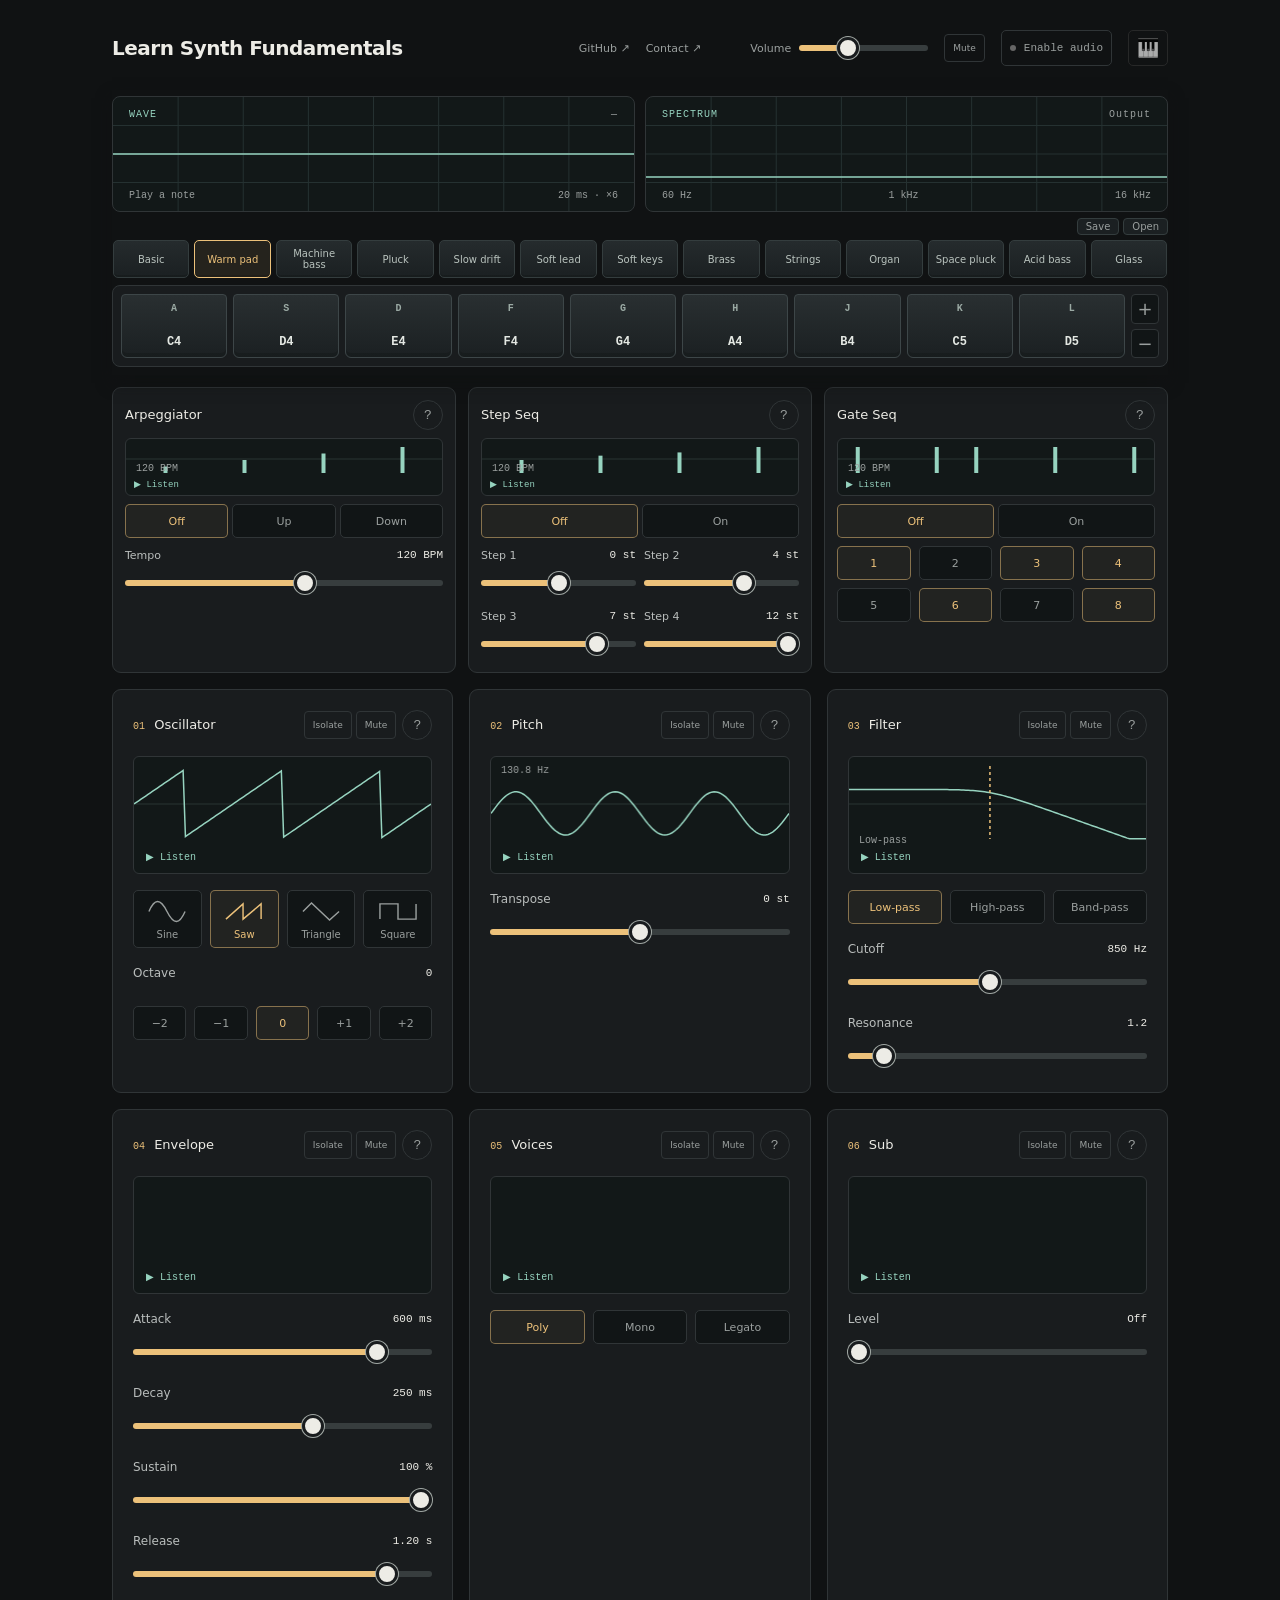
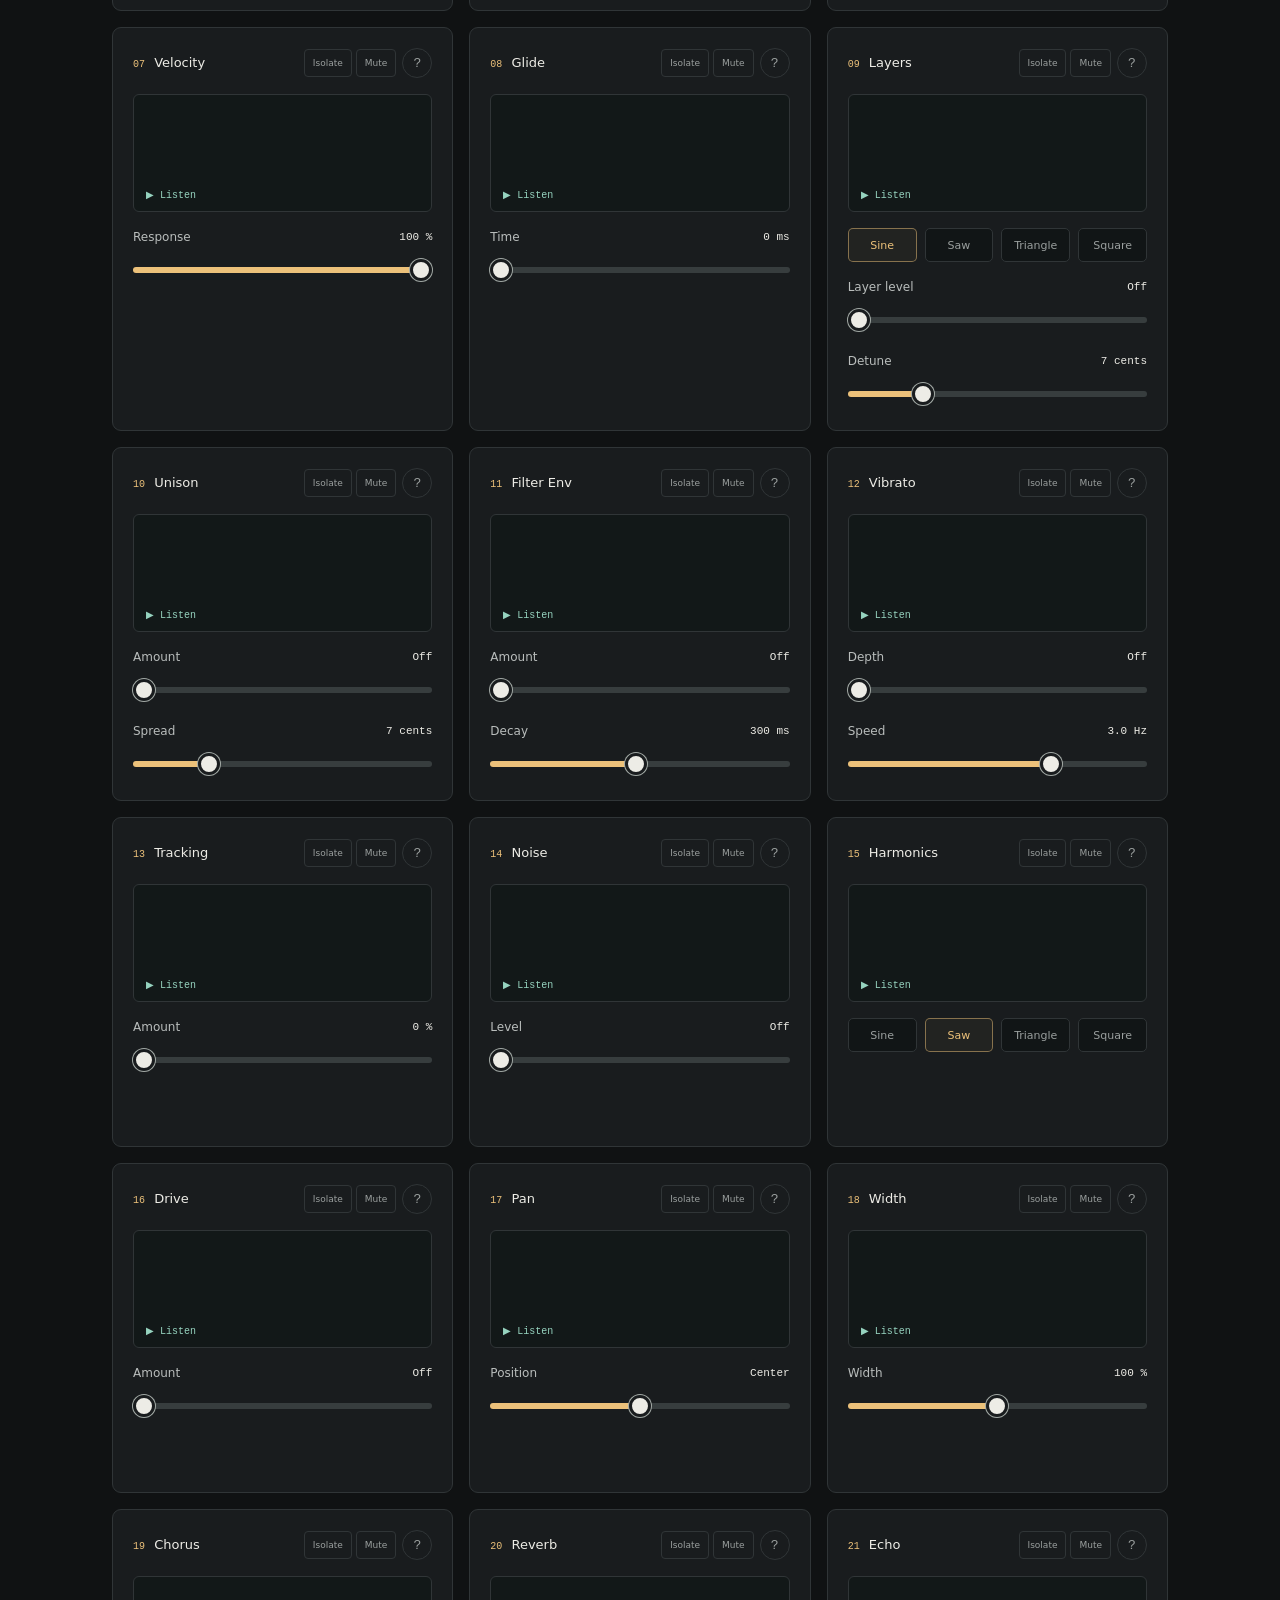
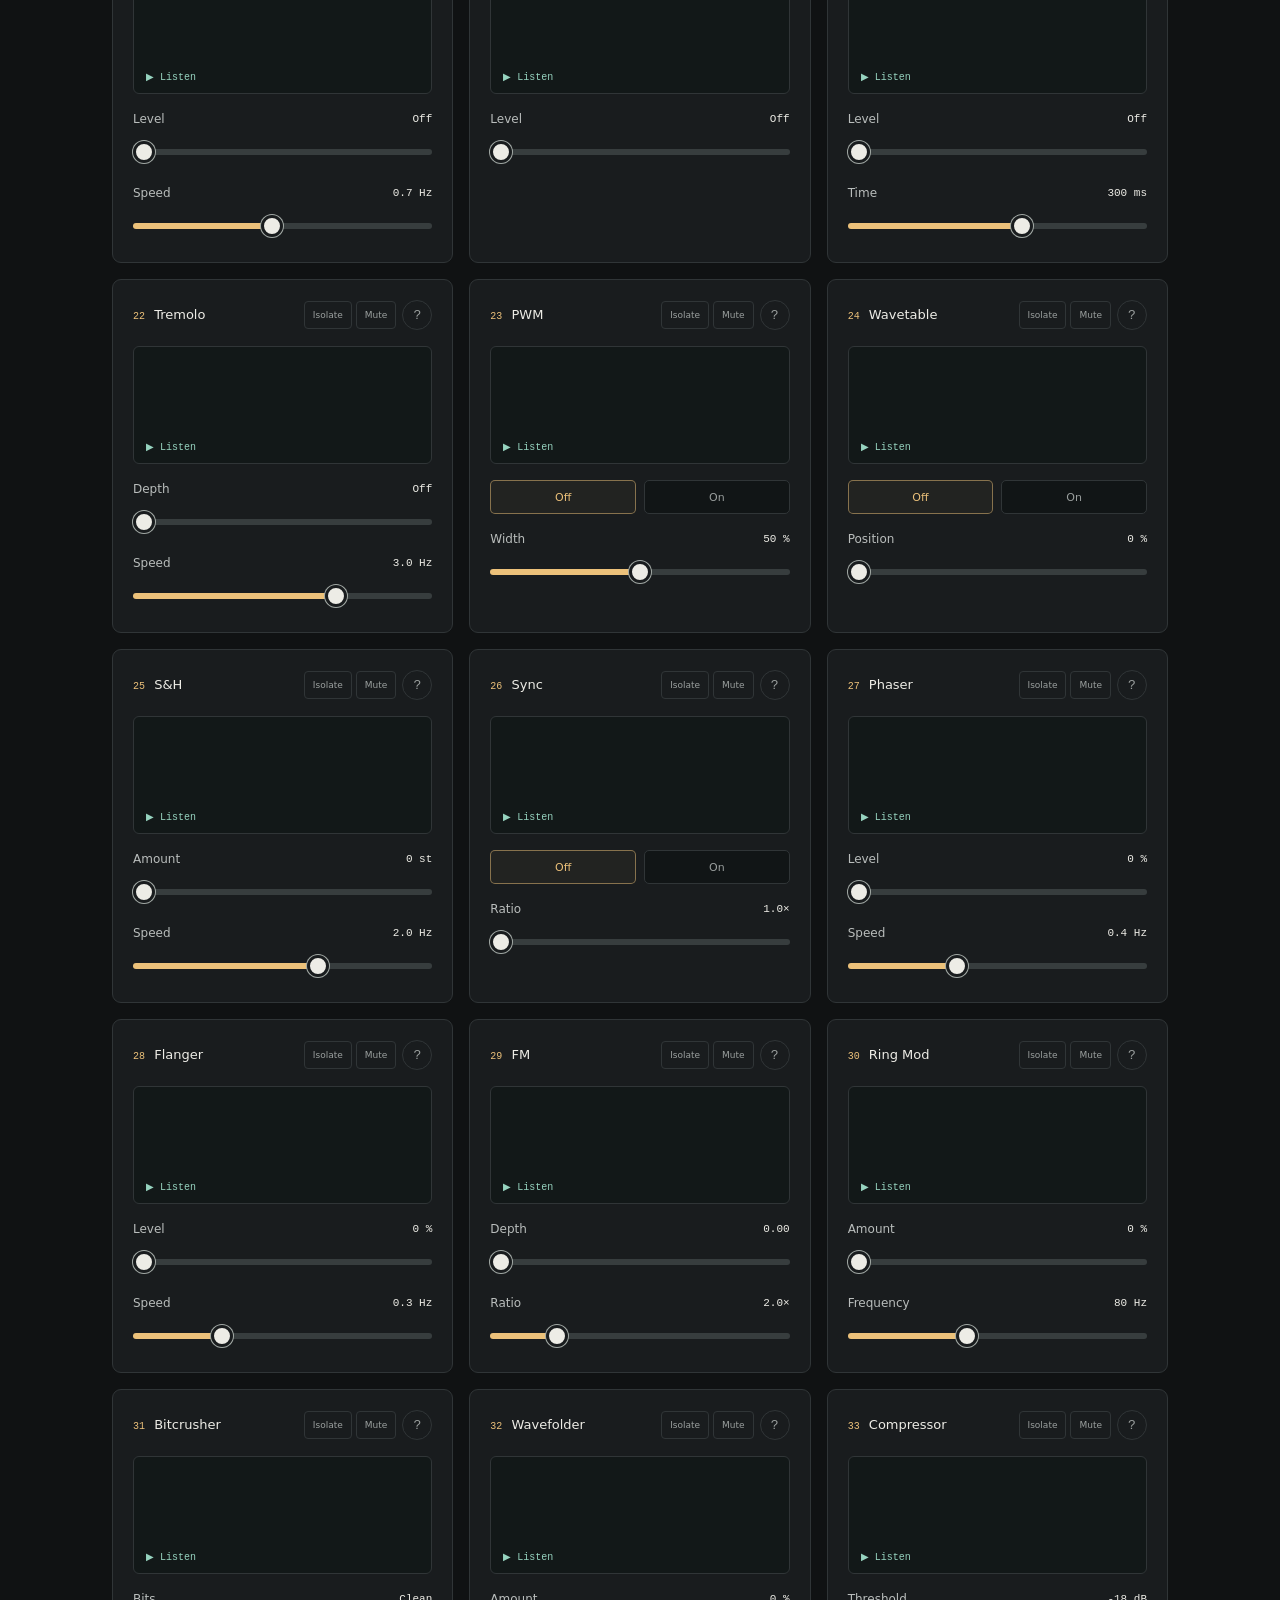
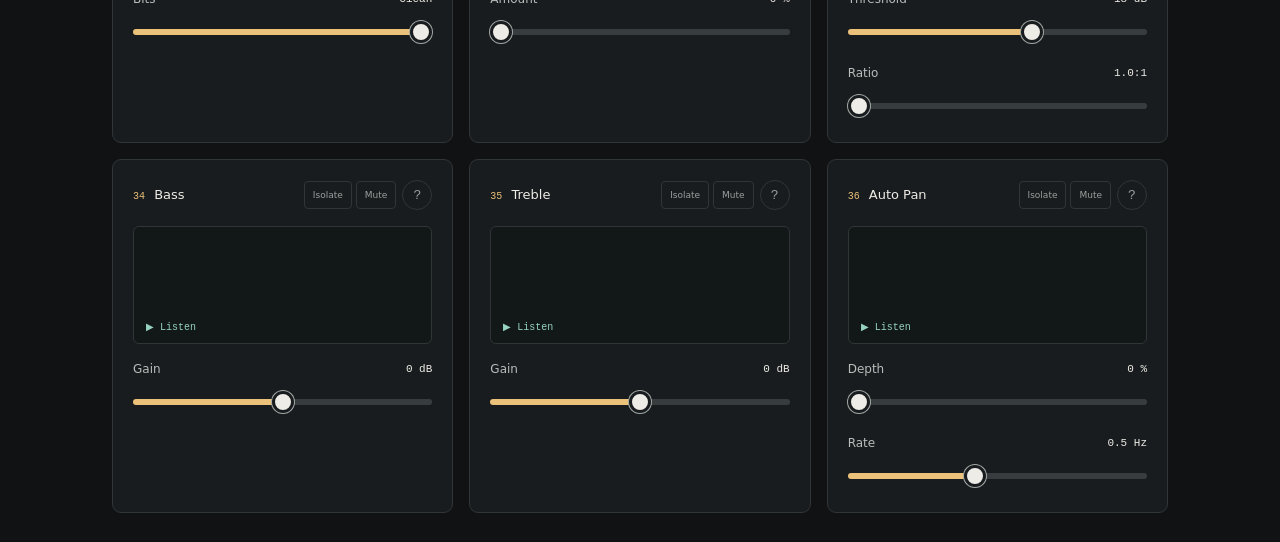
<file: index.html>
<!DOCTYPE html>
<html lang="en">
 <meta charset="utf-8"/>
 <meta content="width=device-width,initial-scale=1" name="viewport"/>
 <title>
  Learn Synth Fundamentals
 </title>
 <link href="src/styles.css" rel="stylesheet"/>
 <main>
  <header>
   <h1>
    Learn Synth Fundamentals
   </h1>
   <nav class="header-links" aria-label="Project links">
   <a class="repo-link" href="https://github.com/franciscocarloserra/learn-synth" target="_blank" rel="noopener noreferrer" aria-label="Learn Synth on GitHub">GitHub ↗</a>
    <a class="repo-link" href="https://forms.gle/8HBLJtUQYRraEWfJ6" target="_blank" rel="noopener noreferrer">Contact ↗</a>
   </nav>
   <div class="header-right">
    <label class="volume">
     Volume
     <input aria-label="Volume" id="volume" max="70" min="0" type="range" value="25"/>
    </label>
    <button class="mute" id="global-mute" type="button" aria-pressed="false" title="Mute output and stop all notes" aria-label="Mute output and stop all notes">Mute</button>
    <button class="power" id="power" type="button" aria-label="Enable audio" title="Tap to enable or resume audio">
     <span class="dot">
     </span>
     <span id="audio-state">
      Enable audio
     </span>
    </button>
    <button aria-label="Enable MIDI keyboard" aria-pressed="false" class="midi" id="midi" title="Enable MIDI keyboard">
     🎹
    </button>
   </div>
  </header>
  <div class="sticky-rack" id="sticky-rack">
   <div class="outputs">
    <div class="scope" id="wave-panel">
     <div class="scope-top">
      <span>
       WAVE
      </span>
      <span id="note-display">
       —
      </span>
     </div>
     <canvas aria-label="Output waveform" id="scope">
     </canvas>
     <div class="scope-bottom">
      <span id="scope-state">
       Play a note
      </span>
      <span>
       20 ms · ×6
      </span>
     </div>
    </div>
    <div class="scope" id="spectrum-panel">
     <div class="scope-top">
      <span>
       SPECTRUM
      </span>
      <span>
       Output
      </span>
     </div>
     <canvas aria-label="Output frequency spectrum" id="spectrum">
     </canvas>
     <div class="scope-bottom">
      <span>
       60 Hz
      </span>
      <span>
       1 kHz
      </span>
      <span>
       16 kHz
      </span>
     </div>
    </div>
   </div>
   <div class="toolbar">
    <div aria-label="Patch file" class="patch-file">
     <button class="patch-button" id="save-patch" title="Download current patch as JSON">Save</button>
     <button class="patch-button" id="open-patch" title="Load a patch JSON file">Open</button>
     <input accept="application/json,.json" hidden id="patch-file" type="file">
    </div>
    <div aria-label="Presets" class="presets">
     <button class="preset" data-preset="basic">
      Basic
     </button>
     <button class="preset" data-preset="pad">
      Warm pad
     </button>
     <button class="preset" data-preset="bass">
      Machine bass
     </button>
     <button class="preset" data-preset="pluck">
      Pluck
     </button>
     <button class="preset" data-preset="drift">
      Slow drift
     </button>
     <button class="preset" data-preset="lead">
      Soft lead
     </button>
     <button class="preset" data-preset="keys">
      Soft keys
     </button>
     <button class="preset" data-preset="brass">
      Brass
     </button>
     <button class="preset" data-preset="strings">
      Strings
     </button>
     <button class="preset" data-preset="organ">
      Organ
     </button>
     <button class="preset" data-preset="space">
      Space pluck
     </button>
     <button class="preset" data-preset="acid">
      Acid bass
     </button>
     <button class="preset" data-preset="glass">
      Glass
     </button>
    </div>
   </div>
   <div aria-label="Musical notes" class="keyboard" id="keyboard">
    <div class="transpose-buttons" id="transpose-buttons">
     <button aria-label="Transpose up one semitone" id="transpose-up" title="Up one semitone">
      +
     </button>
     <button aria-label="Transpose down one semitone" id="transpose-down" title="Down one semitone">
      −
     </button>
    </div>
   </div>
  </div>
  <div class="transport-controls" id="transport-controls">
   <section aria-label="Arpeggiator" class="module transport-module" data-card="arp" id="lesson-arp">
    <div class="module-title">
     <span class="module-name" title="Arpeggiator">Arpeggiator</span>

     <button aria-controls="help-arp" aria-expanded="false" aria-label="Explain Arpeggiator" class="question" data-help="arp">
      ?
     </button>
    </div>
    <button aria-pressed="false" class="live-view" data-listen="arp">
     <canvas aria-label="Arpeggiator parameter diagram" id="live-arp">
     </canvas>
     <span class="listen-label">
      ▶ Listen
     </span>
    </button>
    <div class="card-controls" id="controls-arp">
     <div class="choices">
      <button aria-pressed="false" data-choice="arpMode" data-value="0">
       Off
      </button>
      <button aria-pressed="false" data-choice="arpMode" data-value="1">
       Up
      </button>
      <button aria-pressed="false" data-choice="arpMode" data-value="2">
       Down
      </button>
     </div>
     <div class="control">
      <label class="label" for="adv-tempo">
       Tempo
       <output id="adv-tempo-label">
       </output>
      </label>
      <input data-advanced="tempo" id="adv-tempo" max="180" min="40" step="1" type="range"/>
     </div>
    </div>
    <div class="card-help" hidden="" id="help-arp">
     <p>
      An arpeggiator plays your held notes one at a time. Up and Down choose their order.
     </p>
     <p>
      Hold a chord on MIDI or A–L. Tempo is shared with both sequencers; each step is an eighth note. Release the chord to stop.
     </p>
    </div>
   </section>
   <section aria-label="Step Sequencer" class="module transport-module" data-card="stepseq" id="lesson-stepseq">
    <div class="module-title">
     <span class="module-name" title="Step Sequencer">Step Seq</span>

     <button aria-controls="help-stepseq" aria-expanded="false" aria-label="Explain Step Sequencer" class="question" data-help="stepseq">
      ?
     </button>
    </div>
    <button aria-pressed="false" class="live-view" data-listen="stepseq">
     <canvas aria-label="Step Sequencer parameter diagram" id="live-stepseq">
     </canvas>
     <span class="listen-label">
      ▶ Listen
     </span>
    </button>
    <div class="card-controls" id="controls-stepseq">
     <div class="choices">
      <button aria-pressed="false" data-choice="stepOn" data-value="0">
       Off
      </button>
      <button aria-pressed="false" data-choice="stepOn" data-value="1">
       On
      </button>
     </div>
     <div class="control">
      <label class="label" for="adv-step0">
       Step 1
       <output id="adv-step0-label">
       </output>
      </label>
      <input data-advanced="step0" id="adv-step0" max="12" min="-12" step="1" type="range"/>
     </div>
     <div class="control">
      <label class="label" for="adv-step1">
       Step 2
       <output id="adv-step1-label">
       </output>
      </label>
      <input data-advanced="step1" id="adv-step1" max="12" min="-12" step="1" type="range"/>
     </div>
     <div class="control">
      <label class="label" for="adv-step2">
       Step 3
       <output id="adv-step2-label">
       </output>
      </label>
      <input data-advanced="step2" id="adv-step2" max="12" min="-12" step="1" type="range"/>
     </div>
     <div class="control">
      <label class="label" for="adv-step3">
       Step 4
       <output id="adv-step3-label">
       </output>
      </label>
      <input data-advanced="step3" id="adv-step3" max="12" min="-12" step="1" type="range"/>
     </div>
    </div>
    <div class="card-help" hidden="" id="help-stepseq">
     <p>
      A step sequencer plays a pattern without holding keys. These four steps are semitone offsets from C3.
     </p>
     <p>
      Enable it and edit the steps. It shares the arpeggiator’s Tempo. Transpose shifts the whole pattern; leaving the page stops playback.
     </p>
    </div>
   </section>
   <section aria-label="Gate Sequencer" class="module transport-module" data-card="gateseq" id="lesson-gateseq">
    <div class="module-title">
     <span class="module-name" title="Gate Sequencer">Gate Seq</span>

     <button aria-controls="help-gateseq" aria-expanded="false" aria-label="Explain Gate Sequencer" class="question" data-help="gateseq">
      ?
     </button>
    </div>
    <button aria-pressed="false" class="live-view" data-listen="gateseq">
     <canvas aria-label="Gate Sequencer parameter diagram" id="live-gateseq">
     </canvas>
     <span class="listen-label">
      ▶ Listen
     </span>
    </button>
    <div class="card-controls" id="controls-gateseq">
     <div class="choices">
      <button aria-pressed="false" data-choice="gateOn" data-value="0">
       Off
      </button>
      <button aria-pressed="false" data-choice="gateOn" data-value="1">
       On
      </button>
     </div>
     <div class="gate-steps">
      <button aria-pressed="true" data-gate="0">
       1
      </button>
      <button aria-pressed="true" data-gate="1">
       2
      </button>
      <button aria-pressed="true" data-gate="2">
       3
      </button>
      <button aria-pressed="true" data-gate="3">
       4
      </button>
      <button aria-pressed="true" data-gate="4">
       5
      </button>
      <button aria-pressed="true" data-gate="5">
       6
      </button>
      <button aria-pressed="true" data-gate="6">
       7
      </button>
      <button aria-pressed="true" data-gate="7">
       8
      </button>
     </div>
    </div>
    <div class="card-help" hidden="" id="help-gateseq">
     <p>
      A gate sequencer rhythmically opens and closes the volume. It changes the rhythm, not the notes.
     </p>
     <p>
      Hold a note, enable the gate and toggle steps. Lit steps let sound through. Tempo is shared with the arpeggiator.
     </p>
    </div>
   </section>
  </div>
  <div class="chain">
   <section aria-label="Oscillator" class="module" data-card="oscillator" id="lesson-oscillator">
    <div class="module-title">
     <span class="module-name" title="Oscillator"><span class="number">01</span> Oscillator</span>
     <span class="module-actions"><button class="isolate" data-isolate="oscillator" aria-label="Isolate oscillator module" aria-pressed="false" type="button">Isolate</button><button class="mute" data-mute="oscillator" aria-pressed="false" type="button" aria-label="Mute oscillator module">Mute</button></span>
     <button aria-controls="help-oscillator" aria-expanded="false" aria-label="Explain Oscillator" class="question" data-help="oscillator">
      ?
     </button>
    </div>
    <button aria-label="Play or stop a note for Oscillator" aria-pressed="false" class="live-view" data-listen="oscillator">
     <canvas aria-label="Live Oscillator visualization" id="live-oscillator">
     </canvas>
     <span class="listen-label">
      ▶ Listen
     </span>
    </button>
    <div class="card-controls" id="controls-oscillator">
     <div aria-label="Waveform" class="waves">
      <button class="wave" data-wave="sine">
       <svg viewBox="0 0 40 24">
        <path d="M1 12C7-2 13-2 20 12S33 26 39 12">
        </path>
       </svg>
       Sine
      </button>
      <button class="wave" data-wave="sawtooth">
       <svg viewBox="0 0 40 24">
        <path d="M1 20L19 4V20L38 4V20">
        </path>
       </svg>
       Saw
      </button>
      <button class="wave" data-wave="triangle">
       <svg viewBox="0 0 40 24">
        <path d="M1 12L10 3L29 21L39 12">
        </path>
       </svg>
       Triangle
      </button>
      <button class="wave" data-wave="square">
       <svg viewBox="0 0 40 24">
        <path d="M1 20V4H20V20H39V4">
        </path>
       </svg>
       Square
      </button>
     </div>
     <div class="label">
      <span>
       Octave
      </span>
      <output id="octave-label">
       0
      </output>
     </div>
     <div aria-label="Octave" class="octaves">
      <button data-octave="-2">
       −2
      </button>
      <button data-octave="-1">
       −1
      </button>
      <button data-octave="0">
       0
      </button>
      <button data-octave="1">
       +1
      </button>
      <button data-octave="2">
       +2
      </button>
     </div>
    </div>
    <div class="card-help" hidden="" id="help-oscillator">
     <p>
      The oscillator repeats a wave to create a note. Sine sounds pure; Saw and Square sound brighter because they contain more harmonics.
     </p>
     <p>
      Hold a note and switch waves. Octave doubles or halves the frequency. The diagram shows the selected wave shape.
     </p>
    </div>
   </section>
   <section aria-label="Pitch" class="module" data-card="pitch" id="lesson-pitch">
    <div class="module-title">
     <span class="module-name" title="Pitch"><span class="number">02</span> Pitch</span>
     <span class="module-actions"><button class="isolate" data-isolate="pitch" aria-label="Isolate pitch module" aria-pressed="false" type="button">Isolate</button><button class="mute" data-mute="pitch" aria-pressed="false" type="button" aria-label="Mute pitch module">Mute</button></span>
     <button aria-controls="help-pitch" aria-expanded="false" aria-label="Explain Pitch" class="question" data-help="pitch">
      ?
     </button>
    </div>
    <button aria-pressed="false" class="live-view" data-listen="pitch">
     <canvas aria-label="Live note frequency" id="live-pitch">
     </canvas>
     <span class="listen-label">
      ▶ Listen
     </span>
    </button>
    <div class="card-controls" id="controls-pitch">
     <div class="control">
      <label class="label" for="transpose">
       Transpose
       <output id="transpose-label">
       </output>
      </label>
      <input id="transpose" max="12" min="-12" step="1" type="range"/>
     </div>
    </div>
    <div class="card-help" hidden="" id="help-pitch">
     <p>
      Pitch is how high or low a note sounds. Faster vibration means a higher note.
     </p>
     <p>
      Each step is a semitone. +12 doubles the frequency: one octave up. The display follows the latest held note, or C3 when idle.
     </p>
    </div>
   </section>
   <section aria-label="Filter" class="module" data-card="cutoff" id="lesson-cutoff">
    <div class="module-title">
     <span class="module-name" title="Filter"><span class="number">03</span> Filter</span>
     <span class="module-actions"><button class="isolate" data-isolate="cutoff" aria-label="Isolate cutoff module" aria-pressed="false" type="button">Isolate</button><button class="mute" data-mute="cutoff" aria-pressed="false" type="button" aria-label="Mute cutoff module">Mute</button></span>
     <button aria-controls="help-cutoff" aria-expanded="false" aria-label="Explain Filter" class="question" data-help="cutoff">
      ?
     </button>
    </div>
    <button aria-label="Play or stop a note for Filter" aria-pressed="false" class="live-view" data-listen="cutoff">
     <canvas aria-label="Live Filter visualization" id="live-cutoff">
     </canvas>
     <span class="listen-label">
      ▶ Listen
     </span>
    </button>
    <div class="card-controls" id="controls-cutoff">
     <div aria-label="Filter type" class="choices">
      <button data-filter="lowpass">
       Low-pass
      </button>
      <button data-filter="highpass">
       High-pass
      </button>
      <button data-filter="bandpass">
       Band-pass
      </button>
     </div>
     <div class="control">
      <label class="label" for="cutoff">
       Cutoff
       <output id="cutoff-label">
       </output>
      </label>
      <input id="cutoff" max="1000" min="0" step="1" type="range"/>
     </div>
     <div class="control">
      <label class="label" for="res">
       Resonance
       <output id="res-label">
       </output>
      </label>
      <input id="res" max="12" min="0.1" step="0.1" type="range"/>
     </div>
    </div>
    <div class="card-help" hidden="" id="help-cutoff">
     <p id="filter-explanation">
      Low-pass keeps lows and softens highs. Lower the cutoff to make the sound darker.
     </p>
     <p>
      Cutoff sets where the filter starts reducing frequencies. Resonance adds a peak near that point.
     </p>
     <p>
      Choose Saw and lower Cutoff to remove brightness. Switch modes to keep the lows, highs or a narrow band. The curve shows which frequencies pass through.
     </p>
     <svg aria-label="Filter response" class="diagram" preserveAspectRatio="none" role="img" viewBox="0 0 280 70">
      <path class="grid" d="M0 20H280M0 60H280M70 0V70M140 0V70M210 0V70">
      </path>
      <path class="curve" id="filter-curve">
      </path>
     </svg>
    </div>
   </section>
   <section aria-label="Envelope" class="module" data-card="envelope" id="lesson-envelope">
    <div class="module-title">
     <span class="module-name" title="Envelope"><span class="number">04</span> Envelope</span>
     <span class="module-actions"><button class="isolate" data-isolate="envelope" aria-label="Isolate envelope module" aria-pressed="false" type="button">Isolate</button><button class="mute" data-mute="envelope" aria-pressed="false" type="button" aria-label="Mute envelope module">Mute</button></span>
     <button aria-controls="help-envelope" aria-expanded="false" aria-label="Explain Envelope" class="question" data-help="envelope">
      ?
     </button>
    </div>
    <button aria-label="Play or stop a note for Envelope" aria-pressed="false" class="live-view" data-listen="envelope">
     <canvas aria-label="Live Envelope visualization" id="live-envelope">
     </canvas>
     <span class="listen-label">
      ▶ Listen
     </span>
    </button>
    <div class="card-controls" id="controls-envelope">
     <div class="control">
      <label class="label" for="attack">
       Attack
       <output id="attack-label">
       </output>
      </label>
      <input id="attack" max="1.5" min="0.005" step="0.005" type="range"/>
     </div>
     <div class="control">
      <label class="label" for="adv-ampDecay">
       Decay
       <output id="adv-ampDecay-label">
       </output>
      </label>
      <input data-advanced="ampDecay" id="adv-ampDecay" max="2" min="0.01" step="0.01" type="range"/>
     </div>
     <div class="control">
      <label class="label" for="adv-sustain">
       Sustain
       <output id="adv-sustain-label">
       </output>
      </label>
      <input data-advanced="sustain" id="adv-sustain" max="100" min="0" step="1" type="range"/>
     </div>
     <div class="control">
      <label class="label" for="release">
       Release
       <output id="release-label">
       </output>
      </label>
      <input id="release" max="2" min="0.03" step="0.01" type="range"/>
     </div>
    </div>
    <div class="card-help" hidden="" id="help-envelope">
     <p>
      Attack fades in. Decay falls from the peak to Sustain, the level held while you press the key. Release fades out after you let go.
     </p>
     <p>
      Try short Attack, long Decay and low Sustain for a pluck. These timing changes apply to the next note.
     </p>
    </div>
   </section>
   <section aria-label="Voice Mode" class="module" data-card="voicemode" id="lesson-voicemode">
    <div class="module-title">
     <span class="module-name" title="Voice Mode"><span class="number">05</span> Voices</span>
     <span class="module-actions"><button class="isolate" data-isolate="voicemode" aria-label="Isolate voicemode module" aria-pressed="false" type="button">Isolate</button><button class="mute" data-mute="voicemode" aria-pressed="false" type="button" aria-label="Mute voicemode module">Mute</button></span>
     <button aria-controls="help-voicemode" aria-expanded="false" aria-label="Explain Voice Mode" class="question" data-help="voicemode">
      ?
     </button>
    </div>
    <button aria-pressed="false" class="live-view" data-listen="voicemode">
     <canvas aria-label="Voice Mode parameter diagram" id="live-voicemode">
     </canvas>
     <span class="listen-label">
      ▶ Listen
     </span>
    </button>
    <div class="card-controls" id="controls-voicemode">
     <div class="choices">
      <button aria-pressed="false" data-choice="voiceMode" data-value="0">
       Poly
      </button>
      <button aria-pressed="false" data-choice="voiceMode" data-value="1">
       Mono
      </button>
      <button aria-pressed="false" data-choice="voiceMode" data-value="2">
       Legato
      </button>
     </div>
    </div>
    <div class="card-help" hidden="" id="help-voicemode">
     <p>
      Poly plays chords. Mono plays only the latest key. Legato changes the note without restarting its envelope while keys overlap.
     </p>
     <p>
      Hold one key and add another. Release the latest key to return to the previous one. Glide controls the slide between pitches.
     </p>
    </div>
   </section>
   <section aria-label="Sub" class="module" data-card="sub" id="lesson-sub">
    <div class="module-title">
     <span class="module-name" title="Sub"><span class="number">06</span> Sub</span>
     <span class="module-actions"><button class="isolate" data-isolate="sub" aria-label="Isolate sub module" aria-pressed="false" type="button">Isolate</button><button class="mute" data-mute="sub" aria-pressed="false" type="button" aria-label="Mute sub module">Mute</button></span>
     <button aria-controls="help-sub" aria-expanded="false" aria-label="Explain Sub" class="question" data-help="sub">
      ?
     </button>
    </div>
    <button aria-label="Play or stop a note for Sub" aria-pressed="false" class="live-view" data-listen="sub">
     <canvas aria-label="Sub parameter diagram" id="live-sub">
     </canvas>
     <span class="listen-label">
      ▶ Listen
     </span>
    </button>
    <div class="card-controls" id="controls-sub">
     <div class="control">
      <label class="label" for="sub">
       Level
       <output id="sub-label">
       </output>
      </label>
      <input id="sub" max="100" min="0" step="1" type="range"/>
     </div>
    </div>
    <div class="card-help" hidden="" id="help-sub">
     <p>
      A sub oscillator adds a sine wave one octave below the note. It adds weight without adding much brightness.
     </p>
     <p>
      Raise Level on a bass note. The lower wave completes one cycle for every two cycles of the main oscillator.
     </p>
    </div>
   </section>
   <section aria-label="Velocity" class="module" data-card="velocity" id="lesson-velocity">
    <div class="module-title">
     <span class="module-name" title="Velocity"><span class="number">07</span> Velocity</span>
     <span class="module-actions"><button class="isolate" data-isolate="velocity" aria-label="Isolate velocity module" aria-pressed="false" type="button">Isolate</button><button class="mute" data-mute="velocity" aria-pressed="false" type="button" aria-label="Mute velocity module">Mute</button></span>
     <button aria-controls="help-velocity" aria-expanded="false" aria-label="Explain Velocity" class="question" data-help="velocity">
      ?
     </button>
    </div>
    <button aria-pressed="false" class="live-view" data-listen="velocity">
     <canvas aria-label="Velocity parameter diagram" id="live-velocity">
     </canvas>
     <span class="listen-label">
      ▶ Listen
     </span>
    </button>
    <div class="card-controls" id="controls-velocity">
     <div class="control">
      <label class="label" for="adv-velocitySense">
       Response
       <output id="adv-velocitySense-label">
       </output>
      </label>
      <input data-advanced="velocitySense" id="adv-velocitySense" max="100" min="0" step="1" type="range"/>
     </div>
    </div>
    <div class="card-help" hidden="" id="help-velocity">
     <p>
      Velocity is how hard you strike a MIDI key. Response sets how strongly it affects loudness.
     </p>
     <p>
      At zero, soft and hard strikes are equally loud. At 100%, soft strikes are quiet. Listen plays a soft test note.
     </p>
    </div>
   </section>
   <section aria-label="Glide" class="module" data-card="glide" id="lesson-glide">
    <div class="module-title">
     <span class="module-name" title="Glide"><span class="number">08</span> Glide</span>
     <span class="module-actions"><button class="isolate" data-isolate="glide" aria-label="Isolate glide module" aria-pressed="false" type="button">Isolate</button><button class="mute" data-mute="glide" aria-pressed="false" type="button" aria-label="Mute glide module">Mute</button></span>
     <button aria-controls="help-glide" aria-expanded="false" aria-label="Explain Glide" class="question" data-help="glide">
      ?
     </button>
    </div>
    <button aria-label="Play or stop a note for Glide" aria-pressed="false" class="live-view" data-listen="glide">
     <canvas aria-label="Glide parameter diagram" id="live-glide">
     </canvas>
     <span class="listen-label">
      ▶ Listen
     </span>
    </button>
    <div class="card-controls" id="controls-glide">
     <div class="control">
      <label class="label" for="glide">
       Time
       <output id="glide-label">
       </output>
      </label>
      <input id="glide" max="0.8" min="0" step="0.01" type="range"/>
     </div>
    </div>
    <div class="card-help" hidden="" id="help-glide">
     <p>
      Glide slides between pitches instead of jumping straight to the next note. It is also called portamento.
     </p>
     <p>
      Raise Time and play two different notes. Each new note slides from the previous note’s pitch; you can still play chords.
     </p>
    </div>
   </section>
   <section aria-label="Layers" class="module" data-card="layers" id="lesson-layers">
    <div class="module-title">
     <span class="module-name" title="Layers"><span class="number">09</span> Layers</span>
     <span class="module-actions"><button class="isolate" data-isolate="layers" aria-label="Isolate layers module" aria-pressed="false" type="button">Isolate</button><button class="mute" data-mute="layers" aria-pressed="false" type="button" aria-label="Mute layers module">Mute</button></span>
     <button aria-controls="help-layers" aria-expanded="false" aria-label="Explain Layers" class="question" data-help="layers">
      ?
     </button>
    </div>
    <button aria-label="Play or stop a note for Layers" aria-pressed="false" class="live-view" data-listen="layers">
     <canvas aria-label="Live Layers visualization" id="live-layers">
     </canvas>
     <span class="listen-label">
      ▶ Listen
     </span>
    </button>
    <div class="card-controls" id="controls-layers">
     <div aria-label="Layer waveform" class="choices">
      <button data-layer="sine">
       Sine
      </button>
      <button data-layer="sawtooth">
       Saw
      </button>
      <button data-layer="triangle">
       Triangle
      </button>
      <button data-layer="square">
       Square
      </button>
     </div>
     <div class="control">
      <label class="label" for="layerMix">
       Layer level
       <output id="layerMix-label">
       </output>
      </label>
      <input id="layerMix" max="100" min="0" step="1" type="range" value="0"/>
     </div>
     <div class="control">
      <label class="label" for="detune">
       Detune
       <output id="detune-label">
       </output>
      </label>
      <input id="detune" max="30" min="0" step="1" type="range" value="7"/>
     </div>
    </div>
    <div class="card-help" hidden="" id="help-layers">
     <p>
      A layer adds a second wave to the same note. Both waves share the filter and envelope.
     </p>
     <p>
      Start with Basic. Raise Layer level to 100% for an equal mix. Add Detune: the waves drift in and out of step, creating a pulse. More detune makes it faster.
     </p>
     <svg aria-label="Two waves and their sum" role="img" viewBox="0 0 320 115">
      <path id="layer-base" style="stroke:var(--accent)">
      </path>
      <path id="layer-second" style="opacity:.55">
      </path>
      <path id="layer-sum">
      </path>
      <text x="0" y="110">
       Base + layer = mix
      </text>
     </svg>
     <p>
      The three lines show the base, second layer and their sum. Detune is exaggerated so you can see it.
     </p>
    </div>
   </section>
   <section aria-label="Unison" class="module" data-card="unison" id="lesson-unison">
    <div class="module-title">
     <span class="module-name" title="Unison"><span class="number">10</span> Unison</span>
     <span class="module-actions"><button class="isolate" data-isolate="unison" aria-label="Isolate unison module" aria-pressed="false" type="button">Isolate</button><button class="mute" data-mute="unison" aria-pressed="false" type="button" aria-label="Mute unison module">Mute</button></span>
     <button aria-controls="help-unison" aria-expanded="false" aria-label="Explain Unison" class="question" data-help="unison">
      ?
     </button>
    </div>
    <button aria-label="Play or stop a note for Unison" aria-pressed="false" class="live-view" data-listen="unison">
     <canvas aria-label="Unison parameter diagram" id="live-unison">
     </canvas>
     <span class="listen-label">
      ▶ Listen
     </span>
    </button>
    <div class="card-controls" id="controls-unison">
     <div class="control">
      <label class="label" for="unison">
       Amount
       <output id="unison-label">
       </output>
      </label>
      <input id="unison" max="100" min="0" step="1" type="range"/>
     </div>
     <div class="control">
      <label class="label" for="spread">
       Spread
       <output id="spread-label">
       </output>
      </label>
      <input id="spread" max="30" min="0" step="1" type="range"/>
     </div>
    </div>
    <div class="card-help" hidden="" id="help-unison">
     <p>
      Unison adds two copies of the main oscillator, tuned slightly below and above it. Together they make a thicker sound.
     </p>
     <p>
      Raise Amount, then Spread. The three waves slowly drift apart. Unlike Layers, all three use the same waveform.
     </p>
    </div>
   </section>
   <section aria-label="Filter Envelope" class="module" data-card="filterenv" id="lesson-filterenv">
    <div class="module-title">
     <span class="module-name" title="Filter Envelope"><span class="number">11</span> Filter Env</span>
     <span class="module-actions"><button class="isolate" data-isolate="filterenv" aria-label="Isolate filterenv module" aria-pressed="false" type="button">Isolate</button><button class="mute" data-mute="filterenv" aria-pressed="false" type="button" aria-label="Mute filterenv module">Mute</button></span>
     <button aria-controls="help-filterenv" aria-expanded="false" aria-label="Explain Filter Envelope" class="question" data-help="filterenv">
      ?
     </button>
    </div>
    <button aria-label="Play or stop a note for Filter Envelope" aria-pressed="false" class="live-view" data-listen="filterenv">
     <canvas aria-label="Filter Envelope parameter diagram" id="live-filterenv">
     </canvas>
     <span class="listen-label">
      ▶ Listen
     </span>
    </button>
    <div class="card-controls" id="controls-filterenv">
     <div class="control">
      <label class="label" for="filterEnv">
       Amount
       <output id="filterEnv-label">
       </output>
      </label>
      <input id="filterEnv" max="36" min="0" step="1" type="range"/>
     </div>
     <div class="control">
      <label class="label" for="filterDecay">
       Decay
       <output id="filterDecay-label">
       </output>
      </label>
      <input id="filterDecay" max="2" min="0.05" step="0.01" type="range"/>
     </div>
    </div>
    <div class="card-help" hidden="" id="help-filterenv">
     <p>
      A filter envelope moves the cutoff automatically when a note starts. It can make a bright attack that quickly becomes darker.
     </p>
     <p>
      Choose Saw, lower Cutoff, then raise Amount. Decay sets how fast the filter returns. Each new note restarts this shared filter envelope.
     </p>
    </div>
   </section>
   <section aria-label="LFO · vibrato" class="module" data-card="lfo" id="lesson-lfo">
    <div class="module-title">
     <span class="module-name" title="LFO · vibrato"><span class="number">12</span> Vibrato</span>
     <span class="module-actions"><button class="isolate" data-isolate="lfo" aria-label="Isolate lfo module" aria-pressed="false" type="button">Isolate</button><button class="mute" data-mute="lfo" aria-pressed="false" type="button" aria-label="Mute lfo module">Mute</button></span>
     <button aria-controls="help-lfo" aria-expanded="false" aria-label="Explain LFO · vibrato" class="question" data-help="lfo">
      ?
     </button>
    </div>
    <button aria-label="Play or stop a note for LFO · vibrato" aria-pressed="false" class="live-view" data-listen="lfo">
     <canvas aria-label="Live LFO · vibrato visualization" id="live-lfo">
     </canvas>
     <span class="listen-label">
      ▶ Listen
     </span>
    </button>
    <div class="card-controls" id="controls-lfo">
     <div class="control">
      <label class="label" for="lfoDepth">
       Depth
       <output id="lfoDepth-label">
       </output>
      </label>
      <input id="lfoDepth" max="60" min="0" step="1" type="range" value="0"/>
     </div>
     <div class="control">
      <label class="label" for="lfoRate">
       Speed
       <output id="lfoRate-label">
       </output>
      </label>
      <input id="lfoRate" max="10" min="0.2" step="0.1" type="range" value="3"/>
     </div>
    </div>
    <div class="card-help" hidden="" id="help-lfo">
     <p>
      An LFO is a slow wave that moves a control. Here it moves pitch up and down: vibrato.
     </p>
     <p>
      Try Depth at 30 cents and Speed at 2 Hz. Pitch wobbles twice a second. Depth sets how far; Speed sets how fast. Zero depth turns it off.
     </p>
     <svg aria-label="Pitch movement" role="img" viewBox="0 0 320 115">
      <path class="guide" d="M0 47H320">
      </path>
      <path id="lfo-curve">
      </path>
      <circle fill="var(--accent)" id="lfo-dot" r="4">
      </circle>
      <text x="0" y="110">
       Lower ↕ higher pitch
      </text>
     </svg>
     <p>
      The curve shows the chosen pitch movement, not an audio waveform. 100 cents is one semitone.
     </p>
    </div>
   </section>
   <section aria-label="Filter Tracking" class="module" data-card="tracking" id="lesson-tracking">
    <div class="module-title">
     <span class="module-name" title="Filter Tracking"><span class="number">13</span> Tracking</span>
     <span class="module-actions"><button class="isolate" data-isolate="tracking" aria-label="Isolate tracking module" aria-pressed="false" type="button">Isolate</button><button class="mute" data-mute="tracking" aria-pressed="false" type="button" aria-label="Mute tracking module">Mute</button></span>
     <button aria-controls="help-tracking" aria-expanded="false" aria-label="Explain Filter Tracking" class="question" data-help="tracking">
      ?
     </button>
    </div>
    <button aria-pressed="false" class="live-view" data-listen="tracking">
     <canvas aria-label="Filter Tracking parameter diagram" id="live-tracking">
     </canvas>
     <span class="listen-label">
      ▶ Listen
     </span>
    </button>
    <div class="card-controls" id="controls-tracking">
     <div class="control">
      <label class="label" for="adv-keyTrack">
       Amount
       <output id="adv-keyTrack-label">
       </output>
      </label>
      <input data-advanced="keyTrack" id="adv-keyTrack" max="100" min="0" step="1" type="range"/>
     </div>
    </div>
    <div class="card-help" hidden="" id="help-tracking">
     <p>
      Tracking raises the filter cutoff as you play higher notes. It keeps their brightness more consistent.
     </p>
     <p>
      At 100%, moving up an octave doubles the cutoff. C4 is the reference; the latest note moves the shared filter.
     </p>
    </div>
   </section>
   <section aria-label="Noise" class="module" data-card="noise" id="lesson-noise">
    <div class="module-title">
     <span class="module-name" title="Noise"><span class="number">14</span> Noise</span>
     <span class="module-actions"><button class="isolate" data-isolate="noise" aria-label="Isolate noise module" aria-pressed="false" type="button">Isolate</button><button class="mute" data-mute="noise" aria-pressed="false" type="button" aria-label="Mute noise module">Mute</button></span>
     <button aria-controls="help-noise" aria-expanded="false" aria-label="Explain Noise" class="question" data-help="noise">
      ?
     </button>
    </div>
    <button aria-label="Play or stop a note for Noise" aria-pressed="false" class="live-view" data-listen="noise">
     <canvas aria-label="Live Noise visualization" id="live-noise">
     </canvas>
     <span class="listen-label">
      ▶ Listen
     </span>
    </button>
    <div class="card-controls" id="controls-noise">
     <div class="control">
      <label class="label" for="noise">
       Level
       <output id="noise-label">
       </output>
      </label>
      <input id="noise" max="100" min="0" step="1" type="range"/>
     </div>
    </div>
    <div class="card-help" hidden="" id="help-noise">
     <p>
      Noise is random vibration, not a repeating note. It adds breath, hiss or a rough edge.
     </p>
     <p>
      Raise Level while holding a note. The noise shares the note’s envelope and filter. More level makes the random waveform larger.
     </p>
    </div>
   </section>
   <section aria-label="Harmonics" class="module" data-card="harmonics" id="lesson-harmonics">
    <div class="module-title">
     <span class="module-name" title="Harmonics"><span class="number">15</span> Harmonics</span>
     <span class="module-actions"><button class="isolate" data-isolate="harmonics" aria-label="Isolate harmonics module" aria-pressed="false" type="button">Isolate</button><button class="mute" data-mute="harmonics" aria-pressed="false" type="button" aria-label="Mute harmonics module">Mute</button></span>
     <button aria-controls="help-harmonics" aria-expanded="false" aria-label="Explain Harmonics" class="question" data-help="harmonics">
      ?
     </button>
    </div>
    <button aria-label="Play or stop a note for Harmonics" aria-pressed="false" class="live-view" data-listen="harmonics">
     <canvas aria-label="Live Harmonics visualization" id="live-harmonics">
     </canvas>
     <span class="listen-label">
      ▶ Listen
     </span>
    </button>
    <div class="card-controls" id="controls-harmonics">
     <div aria-label="Compare waves" class="choices">
      <button data-wave="sine">
       Sine
      </button>
      <button data-wave="sawtooth">
       Saw
      </button>
      <button data-wave="triangle">
       Triangle
      </button>
      <button data-wave="square">
       Square
      </button>
     </div>
    </div>
    <div class="card-help" hidden="" id="help-harmonics">
     <p>
      A sine wave has one frequency. Other waves add harmonics: frequencies at 2×, 3× and more. These change the tone, not the note.
     </p>
     <p>
      Listen to Sine, then Saw. Saw sounds brighter. Each bar shows one harmonic before the filter; taller means louder.
     </p>
     <svg aria-label="Harmonics before filtering" role="img" viewBox="0 0 320 115">
      <path class="guide" d="M10 88H310">
      </path>
      <path id="harmonics-bars">
      </path>
      <text x="10" y="110">
       Fundamental
      </text>
      <text x="207" y="110">
       Higher frequencies →
      </text>
     </svg>
     <p>
      Each bar is one harmonic. Taller bars contribute more to the wave.
     </p>
    </div>
   </section>
   <section aria-label="Drive" class="module" data-card="drive" id="lesson-drive">
    <div class="module-title">
     <span class="module-name" title="Drive"><span class="number">16</span> Drive</span>
     <span class="module-actions"><button class="isolate" data-isolate="drive" aria-label="Isolate drive module" aria-pressed="false" type="button">Isolate</button><button class="mute" data-mute="drive" aria-pressed="false" type="button" aria-label="Mute drive module">Mute</button></span>
     <button aria-controls="help-drive" aria-expanded="false" aria-label="Explain Drive" class="question" data-help="drive">
      ?
     </button>
    </div>
    <button aria-label="Play or stop a note for Drive" aria-pressed="false" class="live-view" data-listen="drive">
     <canvas aria-label="Live Drive visualization" id="live-drive">
     </canvas>
     <span class="listen-label">
      ▶ Listen
     </span>
    </button>
    <div class="card-controls" id="controls-drive">
     <div class="control">
      <label class="label" for="drive">
       Amount
       <output id="drive-label">
       </output>
      </label>
      <input id="drive" max="100" min="0" step="1" type="range"/>
     </div>
    </div>
    <div class="card-help" hidden="" id="help-drive">
     <p>
      Drive bends the waveform and creates extra harmonics. A smooth sine becomes more buzzy.
     </p>
     <p>
      Try Basic and raise Amount. The curve maps input to output: a flatter top means more distortion. Zero leaves the signal unchanged.
     </p>
    </div>
   </section>
   <section aria-label="Pan" class="module" data-card="pan" id="lesson-pan">
    <div class="module-title">
     <span class="module-name" title="Pan"><span class="number">17</span> Pan</span>
     <span class="module-actions"><button class="isolate" data-isolate="pan" aria-label="Isolate pan module" aria-pressed="false" type="button">Isolate</button><button class="mute" data-mute="pan" aria-pressed="false" type="button" aria-label="Mute pan module">Mute</button></span>
     <button aria-controls="help-pan" aria-expanded="false" aria-label="Explain Pan" class="question" data-help="pan">
      ?
     </button>
    </div>
    <button aria-label="Play or stop a note for Pan" aria-pressed="false" class="live-view" data-listen="pan">
     <canvas aria-label="Live Pan visualization" id="live-pan">
     </canvas>
     <span class="listen-label">
      ▶ Listen
     </span>
    </button>
    <div class="card-controls" id="controls-pan">
     <div class="control">
      <label class="label" for="pan">
       Position
       <output id="pan-label">
       </output>
      </label>
      <input id="pan" max="100" min="-100" step="1" type="range"/>
     </div>
    </div>
    <div class="card-help" hidden="" id="help-pan">
     <p>
      Pan places the sound between the left and right speakers. It does not change the note.
     </p>
     <p>
      Use headphones and move Position. The dot shows where the sound sits between left and right. Zero is the center.
     </p>
    </div>
   </section>
   <section aria-label="Stereo Width" class="module" data-card="width" id="lesson-width">
    <div class="module-title">
     <span class="module-name" title="Stereo Width"><span class="number">18</span> Width</span>
     <span class="module-actions"><button class="isolate" data-isolate="width" aria-label="Isolate width module" aria-pressed="false" type="button">Isolate</button><button class="mute" data-mute="width" aria-pressed="false" type="button" aria-label="Mute width module">Mute</button></span>
     <button aria-controls="help-width" aria-expanded="false" aria-label="Explain Stereo Width" class="question" data-help="width">
      ?
     </button>
    </div>
    <button aria-pressed="false" class="live-view" data-listen="width">
     <canvas aria-label="Stereo Width parameter diagram" id="live-width">
     </canvas>
     <span class="listen-label">
      ▶ Listen
     </span>
    </button>
    <div class="card-controls" id="controls-width">
     <div class="control">
      <label class="label" for="adv-width">
       Width
       <output id="adv-width-label">
       </output>
      </label>
      <input data-advanced="width" id="adv-width" max="200" min="0" step="1" type="range"/>
     </div>
    </div>
    <div class="card-help" hidden="" id="help-width">
     <p>
      Width changes the difference between left and right. Zero is mono; 100% keeps the original stereo image.
     </p>
     <p>
      Try it with Reverb and headphones. A centered mono sound will not widen by itself. This is different from Pan, which moves the whole sound.
     </p>
    </div>
   </section>
   <section aria-label="Chorus" class="module" data-card="chorus" id="lesson-chorus">
    <div class="module-title">
     <span class="module-name" title="Chorus"><span class="number">19</span> Chorus</span>
     <span class="module-actions"><button class="isolate" data-isolate="chorus" aria-label="Isolate chorus module" aria-pressed="false" type="button">Isolate</button><button class="mute" data-mute="chorus" aria-pressed="false" type="button" aria-label="Mute chorus module">Mute</button></span>
     <button aria-controls="help-chorus" aria-expanded="false" aria-label="Explain Chorus" class="question" data-help="chorus">
      ?
     </button>
    </div>
    <button aria-label="Play or stop a note for Chorus" aria-pressed="false" class="live-view" data-listen="chorus">
     <canvas aria-label="Chorus parameter diagram" id="live-chorus">
     </canvas>
     <span class="listen-label">
      ▶ Listen
     </span>
    </button>
    <div class="card-controls" id="controls-chorus">
     <div class="control">
      <label class="label" for="chorus">
       Level
       <output id="chorus-label">
       </output>
      </label>
      <input id="chorus" max="60" min="0" step="1" type="range"/>
     </div>
     <div class="control">
      <label class="label" for="chorusRate">
       Speed
       <output id="chorusRate-label">
       </output>
      </label>
      <input id="chorusRate" max="3" min="0.2" step="0.1" type="range"/>
     </div>
    </div>
    <div class="card-help" hidden="" id="help-chorus">
     <p>
      Chorus mixes in a slightly delayed copy whose timing moves slowly. This gives the sound a soft, wavering thickness.
     </p>
     <p>
      Raise Level on a held note. Speed controls how quickly the short delay moves. Unlike Unison, Chorus works on the combined sound.
     </p>
    </div>
   </section>
   <section aria-label="Reverb" class="module" data-card="reverb" id="lesson-reverb">
    <div class="module-title">
     <span class="module-name" title="Reverb"><span class="number">20</span> Reverb</span>
     <span class="module-actions"><button class="isolate" data-isolate="reverb" aria-label="Isolate reverb module" aria-pressed="false" type="button">Isolate</button><button class="mute" data-mute="reverb" aria-pressed="false" type="button" aria-label="Mute reverb module">Mute</button></span>
     <button aria-controls="help-reverb" aria-expanded="false" aria-label="Explain Reverb" class="question" data-help="reverb">
      ?
     </button>
    </div>
    <button aria-label="Play or stop a note for Reverb" aria-pressed="false" class="live-view" data-listen="reverb">
     <canvas aria-label="Reverb parameter diagram" id="live-reverb">
     </canvas>
     <span class="listen-label">
      ▶ Listen
     </span>
    </button>
    <div class="card-controls" id="controls-reverb">
     <div class="control">
      <label class="label" for="reverb">
       Level
       <output id="reverb-label">
       </output>
      </label>
      <input id="reverb" max="60" min="0" step="1" type="range"/>
     </div>
    </div>
    <div class="card-help" hidden="" id="help-reverb">
     <p>
      Reverb adds many tiny reflections that fade together, like sound in a room. Echo gives separate repeats; reverb gives a smooth tail.
     </p>
     <p>
      Raise Level and play a short note. The shaded shape represents the room’s fading reflections, not the output waveform.
     </p>
    </div>
   </section>
   <section aria-label="Echo" class="module" data-card="echo" id="lesson-echo">
    <div class="module-title">
     <span class="module-name" title="Echo"><span class="number">21</span> Echo</span>
     <span class="module-actions"><button class="isolate" data-isolate="echo" aria-label="Isolate echo module" aria-pressed="false" type="button">Isolate</button><button class="mute" data-mute="echo" aria-pressed="false" type="button" aria-label="Mute echo module">Mute</button></span>
     <button aria-controls="help-echo" aria-expanded="false" aria-label="Explain Echo" class="question" data-help="echo">
      ?
     </button>
    </div>
    <button aria-label="Play or stop a note for Echo" aria-pressed="false" class="live-view" data-listen="echo">
     <canvas aria-label="Live Echo visualization" id="live-echo">
     </canvas>
     <span class="listen-label">
      ▶ Listen
     </span>
    </button>
    <div class="card-controls" id="controls-echo">
     <div class="control">
      <label class="label" for="echoMix">
       Level
       <output id="echoMix-label">
       </output>
      </label>
      <input id="echoMix" max="60" min="0" step="1" type="range"/>
     </div>
     <div class="control">
      <label class="label" for="echoTime">
       Time
       <output id="echoTime-label">
       </output>
      </label>
      <input id="echoTime" max="1.5" min="0.03" step="0.01" type="range"/>
     </div>
    </div>
    <div class="card-help" hidden="" id="help-echo">
     <p>
      Echo repeats the sound after a delay. Each repeat is quieter than the last.
     </p>
     <p>
      Raise Level and play a short note. Time sets the gap between repeats. Each line is a repeat. Wider gaps mean more delay; taller lines mean louder echoes.
     </p>
    </div>
   </section>
   <section aria-label="Tremolo" class="module" data-card="tremolo" id="lesson-tremolo">
    <div class="module-title">
     <span class="module-name" title="Tremolo"><span class="number">22</span> Tremolo</span>
     <span class="module-actions"><button class="isolate" data-isolate="tremolo" aria-label="Isolate tremolo module" aria-pressed="false" type="button">Isolate</button><button class="mute" data-mute="tremolo" aria-pressed="false" type="button" aria-label="Mute tremolo module">Mute</button></span>
     <button aria-controls="help-tremolo" aria-expanded="false" aria-label="Explain Tremolo" class="question" data-help="tremolo">
      ?
     </button>
    </div>
    <button aria-label="Play or stop a note for Tremolo" aria-pressed="false" class="live-view" data-listen="tremolo">
     <canvas aria-label="Live Tremolo visualization" id="live-tremolo">
     </canvas>
     <span class="listen-label">
      ▶ Listen
     </span>
    </button>
    <div class="card-controls" id="controls-tremolo">
     <div class="control">
      <label class="label" for="tremDepth">
       Depth
       <output id="tremDepth-label">
       </output>
      </label>
      <input id="tremDepth" max="100" min="0" step="1" type="range"/>
     </div>
     <div class="control">
      <label class="label" for="tremRate">
       Speed
       <output id="tremRate-label">
       </output>
      </label>
      <input id="tremRate" max="10" min="0.2" step="0.1" type="range"/>
     </div>
    </div>
    <div class="card-help" hidden="" id="help-tremolo">
     <p>
      Tremolo moves volume up and down. Unlike vibrato, it does not change pitch.
     </p>
     <p>
      Raise Depth, then adjust Speed. The curve shows volume rising and falling. At 2 Hz it pulses twice per second.
     </p>
    </div>
   </section>
   <section aria-label="PWM" class="module" data-card="pwm" id="lesson-pwm">
    <div class="module-title">
     <span class="module-name" title="PWM"><span class="number">23</span> PWM</span>
     <span class="module-actions"><button class="isolate" data-isolate="pwm" aria-label="Isolate pwm module" aria-pressed="false" type="button">Isolate</button><button class="mute" data-mute="pwm" aria-pressed="false" type="button" aria-label="Mute pwm module">Mute</button></span>
     <button aria-controls="help-pwm" aria-expanded="false" aria-label="Explain PWM" class="question" data-help="pwm">
      ?
     </button>
    </div>
    <button aria-pressed="false" class="live-view" data-listen="pwm">
     <canvas aria-label="PWM parameter diagram" id="live-pwm">
     </canvas>
     <span class="listen-label">
      ▶ Listen
     </span>
    </button>
    <div class="card-controls" id="controls-pwm">
     <div class="choices">
      <button aria-pressed="false" data-choice="pwmOn" data-value="0">
       Off
      </button>
      <button aria-pressed="false" data-choice="pwmOn" data-value="1">
       On
      </button>
     </div>
     <div class="control">
      <label class="label" for="adv-pulseWidth">
       Width
       <output id="adv-pulseWidth-label">
       </output>
      </label>
      <input data-advanced="pulseWidth" id="adv-pulseWidth" max="90" min="10" step="1" type="range"/>
     </div>
    </div>
    <div class="card-help" hidden="" id="help-pwm">
     <p>
      PWM changes how long a pulse stays high. Half-and-half sounds like a square wave; a narrow pulse sounds thinner.
     </p>
     <p>
      Enable it, then move Width. It replaces the main wave, not the second layer. Sync and Wavetable take priority if enabled.
     </p>
    </div>
   </section>
   <section aria-label="Wavetable" class="module" data-card="wavetable" id="lesson-wavetable">
    <div class="module-title">
     <span class="module-name" title="Wavetable"><span class="number">24</span> Wavetable</span>
     <span class="module-actions"><button class="isolate" data-isolate="wavetable" aria-label="Isolate wavetable module" aria-pressed="false" type="button">Isolate</button><button class="mute" data-mute="wavetable" aria-pressed="false" type="button" aria-label="Mute wavetable module">Mute</button></span>
     <button aria-controls="help-wavetable" aria-expanded="false" aria-label="Explain Wavetable" class="question" data-help="wavetable">
      ?
     </button>
    </div>
    <button aria-pressed="false" class="live-view" data-listen="wavetable">
     <canvas aria-label="Wavetable parameter diagram" id="live-wavetable">
     </canvas>
     <span class="listen-label">
      ▶ Listen
     </span>
    </button>
    <div class="card-controls" id="controls-wavetable">
     <div class="choices">
      <button aria-pressed="false" data-choice="tableOn" data-value="0">
       Off
      </button>
      <button aria-pressed="false" data-choice="tableOn" data-value="1">
       On
      </button>
     </div>
     <div class="control">
      <label class="label" for="adv-tablePosition">
       Position
       <output id="adv-tablePosition-label">
       </output>
      </label>
      <input data-advanced="tablePosition" id="adv-tablePosition" max="100" min="0" step="1" type="range"/>
     </div>
    </div>
    <div class="card-help" hidden="" id="help-wavetable">
     <p>
      A wavetable stores different wave shapes. This small table morphs from Sine through Triangle to Saw.
     </p>
     <p>
      Enable it and move Position to change tone continuously. It replaces the main wave. Sync takes priority if enabled.
     </p>
    </div>
   </section>
   <section aria-label="Sample &amp; Hold" class="module" data-card="samplehold" id="lesson-samplehold">
    <div class="module-title">
     <span class="module-name" title="Sample &amp; Hold"><span class="number">25</span> S&amp;H</span>
     <span class="module-actions"><button class="isolate" data-isolate="samplehold" aria-label="Isolate samplehold module" aria-pressed="false" type="button">Isolate</button><button class="mute" data-mute="samplehold" aria-pressed="false" type="button" aria-label="Mute samplehold module">Mute</button></span>
     <button aria-controls="help-samplehold" aria-expanded="false" aria-label="Explain Sample &amp; Hold" class="question" data-help="samplehold">
      ?
     </button>
    </div>
    <button aria-pressed="false" class="live-view" data-listen="samplehold">
     <canvas aria-label="Sample &amp; Hold parameter diagram" id="live-samplehold">
     </canvas>
     <span class="listen-label">
      ▶ Listen
     </span>
    </button>
    <div class="card-controls" id="controls-samplehold">
     <div class="control">
      <label class="label" for="adv-sampleHold">
       Amount
       <output id="adv-sampleHold-label">
       </output>
      </label>
      <input data-advanced="sampleHold" id="adv-sampleHold" max="24" min="0" step="1" type="range"/>
     </div>
     <div class="control">
      <label class="label" for="adv-sampleRate">
       Speed
       <output id="adv-sampleRate-label">
       </output>
      </label>
      <input data-advanced="sampleRate" id="adv-sampleRate" max="12" min="0.1" step="0.1" type="range"/>
     </div>
    </div>
    <div class="card-help" hidden="" id="help-samplehold">
     <p>
      Sample &amp; Hold chooses a random value and holds it until the next step. Here it moves the filter cutoff in steps.
     </p>
     <p>
      Raise Amount on Saw. Speed sets changes per second. The example loops a stored set of random steps.
     </p>
    </div>
   </section>
   <section aria-label="Oscillator Sync" class="module" data-card="sync" id="lesson-sync">
    <div class="module-title">
     <span class="module-name" title="Oscillator Sync"><span class="number">26</span> Sync</span>
     <span class="module-actions"><button class="isolate" data-isolate="sync" aria-label="Isolate sync module" aria-pressed="false" type="button">Isolate</button><button class="mute" data-mute="sync" aria-pressed="false" type="button" aria-label="Mute sync module">Mute</button></span>
     <button aria-controls="help-sync" aria-expanded="false" aria-label="Explain Oscillator Sync" class="question" data-help="sync">
      ?
     </button>
    </div>
    <button aria-pressed="false" class="live-view" data-listen="sync">
     <canvas aria-label="Oscillator Sync parameter diagram" id="live-sync">
     </canvas>
     <span class="listen-label">
      ▶ Listen
     </span>
    </button>
    <div class="card-controls" id="controls-sync">
     <div class="choices">
      <button aria-pressed="false" data-choice="syncOn" data-value="0">
       Off
      </button>
      <button aria-pressed="false" data-choice="syncOn" data-value="1">
       On
      </button>
     </div>
     <div class="control">
      <label class="label" for="adv-syncRatio">
       Ratio
       <output id="adv-syncRatio-label">
       </output>
      </label>
      <input data-advanced="syncRatio" id="adv-syncRatio" max="8" min="1" step="0.1" type="range"/>
     </div>
    </div>
    <div class="card-help" hidden="" id="help-sync">
     <p>
      Sync restarts one oscillator every time another completes a cycle. The reset adds harmonics while the main note stays fixed.
     </p>
     <p>
      Raise Ratio to fit more slave cycles before each reset. This example uses a sine slave and a band-limited repeating wave.
     </p>
    </div>
   </section>
   <section aria-label="Phaser" class="module" data-card="phaser" id="lesson-phaser">
    <div class="module-title">
     <span class="module-name" title="Phaser"><span class="number">27</span> Phaser</span>
     <span class="module-actions"><button class="isolate" data-isolate="phaser" aria-label="Isolate phaser module" aria-pressed="false" type="button">Isolate</button><button class="mute" data-mute="phaser" aria-pressed="false" type="button" aria-label="Mute phaser module">Mute</button></span>
     <button aria-controls="help-phaser" aria-expanded="false" aria-label="Explain Phaser" class="question" data-help="phaser">
      ?
     </button>
    </div>
    <button aria-pressed="false" class="live-view" data-listen="phaser">
     <canvas aria-label="Phaser parameter diagram" id="live-phaser">
     </canvas>
     <span class="listen-label">
      ▶ Listen
     </span>
    </button>
    <div class="card-controls" id="controls-phaser">
     <div class="control">
      <label class="label" for="adv-phaser">
       Level
       <output id="adv-phaser-label">
       </output>
      </label>
      <input data-advanced="phaser" id="adv-phaser" max="100" min="0" step="1" type="range"/>
     </div>
     <div class="control">
      <label class="label" for="adv-phaserRate">
       Speed
       <output id="adv-phaserRate-label">
       </output>
      </label>
      <input data-advanced="phaserRate" id="adv-phaserRate" max="5" min="0.1" step="0.1" type="range"/>
     </div>
    </div>
    <div class="card-help" hidden="" id="help-phaser">
     <p>
      A phaser combines the sound with a phase-shifted copy. Some frequencies cancel, creating moving notches.
     </p>
     <p>
      Raise Level on Saw, then adjust Speed. The diagram illustrates the moving notches, not the output spectrum.
     </p>
    </div>
   </section>
   <section aria-label="Flanger" class="module" data-card="flanger" id="lesson-flanger">
    <div class="module-title">
     <span class="module-name" title="Flanger"><span class="number">28</span> Flanger</span>
     <span class="module-actions"><button class="isolate" data-isolate="flanger" aria-label="Isolate flanger module" aria-pressed="false" type="button">Isolate</button><button class="mute" data-mute="flanger" aria-pressed="false" type="button" aria-label="Mute flanger module">Mute</button></span>
     <button aria-controls="help-flanger" aria-expanded="false" aria-label="Explain Flanger" class="question" data-help="flanger">
      ?
     </button>
    </div>
    <button aria-pressed="false" class="live-view" data-listen="flanger">
     <canvas aria-label="Flanger parameter diagram" id="live-flanger">
     </canvas>
     <span class="listen-label">
      ▶ Listen
     </span>
    </button>
    <div class="card-controls" id="controls-flanger">
     <div class="control">
      <label class="label" for="adv-flanger">
       Level
       <output id="adv-flanger-label">
       </output>
      </label>
      <input data-advanced="flanger" id="adv-flanger" max="100" min="0" step="1" type="range"/>
     </div>
     <div class="control">
      <label class="label" for="adv-flangerRate">
       Speed
       <output id="adv-flangerRate-label">
       </output>
      </label>
      <input data-advanced="flangerRate" id="adv-flangerRate" max="5" min="0.1" step="0.1" type="range"/>
     </div>
    </div>
    <div class="card-help" hidden="" id="help-flanger">
     <p>
      Flanger mixes in a very short moving delay. It creates a brighter, metallic sweep than Chorus.
     </p>
     <p>
      Raise Level and hold a note. The diagram shows the changing gap between original and delayed waves.
     </p>
    </div>
   </section>



   <section aria-label="FM" class="module" data-card="fm" id="lesson-fm">
    <div class="module-title">
     <span class="module-name" title="FM"><span class="number">29</span> FM</span>
     <span class="module-actions"><button class="isolate" data-isolate="fm" aria-label="Isolate fm module" aria-pressed="false" type="button">Isolate</button><button class="mute" data-mute="fm" aria-pressed="false" type="button" aria-label="Mute fm module">Mute</button></span>
     <button aria-controls="help-fm" aria-expanded="false" aria-label="Explain FM" class="question" data-help="fm">
      ?
     </button>
    </div>
    <button aria-pressed="false" class="live-view" data-listen="fm">
     <canvas aria-label="FM parameter diagram" id="live-fm">
     </canvas>
     <span class="listen-label">
      ▶ Listen
     </span>
    </button>
    <div class="card-controls" id="controls-fm">
     <div class="control">
      <label class="label" for="adv-fmIndex">
       Depth
       <output id="adv-fmIndex-label">
       </output>
      </label>
      <input data-advanced="fmIndex" id="adv-fmIndex" max="5" min="0" step="0.05" type="range"/>
     </div>
     <div class="control">
      <label class="label" for="adv-fmRatio">
       Ratio
       <output id="adv-fmRatio-label">
       </output>
      </label>
      <input data-advanced="fmRatio" id="adv-fmRatio" max="8" min="0.5" step="0.5" type="range"/>
     </div>
    </div>
    <div class="card-help" hidden="" id="help-fm">
     <p>
      FM moves the main oscillator’s frequency fast enough to create new tones, not a slow vibrato.
     </p>
     <p>
      Start with Sine and raise Depth. Ratio sets the modulator frequency relative to the note. Integer ratios tend to sound more harmonic.
     </p>
    </div>
   </section>
   <section aria-label="Ring Modulation" class="module" data-card="ring" id="lesson-ring">
    <div class="module-title">
     <span class="module-name" title="Ring Modulation"><span class="number">30</span> Ring Mod</span>
     <span class="module-actions"><button class="isolate" data-isolate="ring" aria-label="Isolate ring module" aria-pressed="false" type="button">Isolate</button><button class="mute" data-mute="ring" aria-pressed="false" type="button" aria-label="Mute ring module">Mute</button></span>
     <button aria-controls="help-ring" aria-expanded="false" aria-label="Explain Ring Modulation" class="question" data-help="ring">
      ?
     </button>
    </div>
    <button aria-pressed="false" class="live-view" data-listen="ring">
     <canvas aria-label="Ring Modulation parameter diagram" id="live-ring">
     </canvas>
     <span class="listen-label">
      ▶ Listen
     </span>
    </button>
    <div class="card-controls" id="controls-ring">
     <div class="control">
      <label class="label" for="adv-ring">
       Amount
       <output id="adv-ring-label">
       </output>
      </label>
      <input data-advanced="ring" id="adv-ring" max="100" min="0" step="1" type="range"/>
     </div>
     <div class="control">
      <label class="label" for="adv-ringFreq">
       Frequency
       <output id="adv-ringFreq-label">
       </output>
      </label>
      <input data-advanced="ringFreq" id="adv-ringFreq" max="2000" min="10" step="1" type="range"/>
     </div>
    </div>
    <div class="card-help" hidden="" id="help-ring">
     <p>
      Ring modulation multiplies the sound by another wave. It creates frequencies at the sum and difference of the originals.
     </p>
     <p>
      Try a sine note and raise Amount. Frequency changes the metallic side tones. At full amount the original is replaced.
     </p>
    </div>
   </section>
   <section aria-label="Bitcrusher" class="module" data-card="crusher" id="lesson-crusher">
    <div class="module-title">
     <span class="module-name" title="Bitcrusher"><span class="number">31</span> Bitcrusher</span>
     <span class="module-actions"><button class="isolate" data-isolate="crusher" aria-label="Isolate crusher module" aria-pressed="false" type="button">Isolate</button><button class="mute" data-mute="crusher" aria-pressed="false" type="button" aria-label="Mute crusher module">Mute</button></span>
     <button aria-controls="help-crusher" aria-expanded="false" aria-label="Explain Bitcrusher" class="question" data-help="crusher">
      ?
     </button>
    </div>
    <button aria-pressed="false" class="live-view" data-listen="crusher">
     <canvas aria-label="Bitcrusher parameter diagram" id="live-crusher">
     </canvas>
     <span class="listen-label">
      ▶ Listen
     </span>
    </button>
    <div class="card-controls" id="controls-crusher">
     <div class="control">
      <label class="label" for="adv-bits">
       Bits
       <output id="adv-bits-label">
       </output>
      </label>
      <input data-advanced="bits" id="adv-bits" max="16" min="3" step="1" type="range"/>
     </div>
    </div>
    <div class="card-help" hidden="" id="help-crusher">
     <p>
      Bit depth controls how many amplitude levels a signal can use. Fewer levels create grainy distortion.
     </p>
     <p>
      Lower Bits on a held note. Sixteen bypasses this effect; this example reduces amplitude resolution, not sample rate.
     </p>
    </div>
   </section>
   <section aria-label="Wavefolder" class="module" data-card="folder" id="lesson-folder">
    <div class="module-title">
     <span class="module-name" title="Wavefolder"><span class="number">32</span> Wavefolder</span>
     <span class="module-actions"><button class="isolate" data-isolate="folder" aria-label="Isolate folder module" aria-pressed="false" type="button">Isolate</button><button class="mute" data-mute="folder" aria-pressed="false" type="button" aria-label="Mute folder module">Mute</button></span>
     <button aria-controls="help-folder" aria-expanded="false" aria-label="Explain Wavefolder" class="question" data-help="folder">
      ?
     </button>
    </div>
    <button aria-pressed="false" class="live-view" data-listen="folder">
     <canvas aria-label="Wavefolder parameter diagram" id="live-folder">
     </canvas>
     <span class="listen-label">
      ▶ Listen
     </span>
    </button>
    <div class="card-controls" id="controls-folder">
     <div class="control">
      <label class="label" for="adv-fold">
       Amount
       <output id="adv-fold-label">
       </output>
      </label>
      <input data-advanced="fold" id="adv-fold" max="100" min="0" step="1" type="range"/>
     </div>
    </div>
    <div class="card-help" hidden="" id="help-folder">
     <p>
      A wavefolder folds peaks back inward rather than clipping them flat. The folds create extra harmonics.
     </p>
     <p>
      Try Sine and raise Amount. The curve maps the input to the folded output.
     </p>
    </div>
   </section>
   <section aria-label="Compressor" class="module" data-card="compressor" id="lesson-compressor">
    <div class="module-title">
     <span class="module-name" title="Compressor"><span class="number">33</span> Compressor</span>
     <span class="module-actions"><button class="isolate" data-isolate="compressor" aria-label="Isolate compressor module" aria-pressed="false" type="button">Isolate</button><button class="mute" data-mute="compressor" aria-pressed="false" type="button" aria-label="Mute compressor module">Mute</button></span>
     <button aria-controls="help-compressor" aria-expanded="false" aria-label="Explain Compressor" class="question" data-help="compressor">
      ?
     </button>
    </div>
    <button aria-pressed="false" class="live-view" data-listen="compressor">
     <canvas aria-label="Compressor input and output curve" id="live-compressor">
     </canvas>
     <span class="listen-label">
      ▶ Listen
     </span>
    </button>
    <div class="card-controls" id="controls-compressor">
     <div class="control">
      <label class="label" for="adv-compThreshold">
       Threshold
       <output id="adv-compThreshold-label">
       </output>
      </label>
      <input data-advanced="compThreshold" id="adv-compThreshold" max="0" min="-48" step="1" type="range"/>
     </div>
     <div class="control">
      <label class="label" for="adv-compRatio">
       Ratio
       <output id="adv-compRatio-label">
       </output>
      </label>
      <input data-advanced="compRatio" id="adv-compRatio" max="12" min="1" step=".5" type="range"/>
     </div>
    </div>
    <div class="card-help" hidden="" id="help-compressor">
     <p>
      A compressor reduces changes in loudness. Above Threshold, the signal gets quieter than it would without compression.
     </p>
     <p>
      At 4:1, an extra 4 dB above the threshold becomes 1 dB at the output. Lower Threshold while playing. Ratio 1:1 bypasses this stage; the output safety compressor stays active.
     </p>
    </div>
   </section>
   <section aria-label="Bass" class="module" data-card="bass" id="lesson-bass">
    <div class="module-title">
     <span class="module-name" title="Bass"><span class="number">34</span> Bass</span>
     <span class="module-actions"><button class="isolate" data-isolate="bass" aria-label="Isolate bass module" aria-pressed="false" type="button">Isolate</button><button class="mute" data-mute="bass" aria-pressed="false" type="button" aria-label="Mute bass module">Mute</button></span>
     <button class="question" data-help="bass" aria-controls="help-bass" aria-expanded="false" aria-label="Explain Bass">?</button>
    </div>
    <button class="live-view" data-listen="bass" aria-pressed="false"><canvas id="live-bass" aria-label="Bass shelf frequency response"></canvas><span class="listen-label">▶ Listen</span></button>
    <div class="card-controls" id="controls-bass"><div class="control">
     <label class="label" for="adv-bass">Gain <output id="adv-bass-label"></output></label>
     <input data-advanced="bass" id="adv-bass" type="range" min="-12" max="12" step="0.5"/>
    </div></div>
    <div class="card-help" id="help-bass" hidden><p>Boost or cut the low end below 200 Hz. Positive values add weight; negative values make room for other instruments.</p><p>At 0 dB the sound is unchanged. The curve shows the gain across frequencies, not the current sound level.</p></div>
   </section>
   <section aria-label="Treble" class="module" data-card="treble" id="lesson-treble">
    <div class="module-title">
     <span class="module-name" title="Treble"><span class="number">35</span> Treble</span>
     <span class="module-actions"><button class="isolate" data-isolate="treble" aria-label="Isolate treble module" aria-pressed="false" type="button">Isolate</button><button class="mute" data-mute="treble" aria-pressed="false" type="button" aria-label="Mute treble module">Mute</button></span>
     <button class="question" data-help="treble" aria-controls="help-treble" aria-expanded="false" aria-label="Explain Treble">?</button>
    </div>
    <button class="live-view" data-listen="treble" aria-pressed="false"><canvas id="live-treble" aria-label="Treble shelf frequency response"></canvas><span class="listen-label">▶ Listen</span></button>
    <div class="card-controls" id="controls-treble"><div class="control">
     <label class="label" for="adv-treble">Gain <output id="adv-treble-label"></output></label>
     <input data-advanced="treble" id="adv-treble" type="range" min="-12" max="12" step="0.5"/>
    </div></div>
    <div class="card-help" id="help-treble" hidden><p>Boost or cut the high end above 3 kHz. Positive values add brightness; negative values soften the sound.</p><p>At 0 dB the sound is unchanged. The curve shows the gain across frequencies, not the current sound level.</p></div>
   </section>
   <section aria-label="Auto Pan" class="module" data-card="autopan" id="lesson-autopan">
    <div class="module-title">
     <span class="module-name" title="Auto Pan"><span class="number">36</span> Auto Pan</span>
     <span class="module-actions"><button class="isolate" data-isolate="autopan" aria-label="Isolate Auto Pan" aria-pressed="false" type="button">Isolate</button><button class="mute" data-mute="autopan" aria-label="Mute Auto Pan" aria-pressed="false" type="button">Mute</button></span>
     <button class="question" data-help="autopan" aria-controls="help-autopan" aria-expanded="false" aria-label="Explain Auto Pan">?</button>
    </div>
    <button class="live-view" data-listen="autopan" aria-pressed="false"><canvas id="live-autopan" aria-label="Auto Pan motion and depth"></canvas><span class="listen-label">▶ Listen</span></button>
    <div class="card-controls" id="controls-autopan">
     <div class="control"><label class="label" for="adv-autoPan">Depth <output id="adv-autoPan-label"></output></label><input data-advanced="autoPan" id="adv-autoPan" type="range" min="0" max="100" step="1"/></div>
     <div class="control"><label class="label" for="adv-autoPanRate">Rate <output id="adv-autoPanRate-label"></output></label><input data-advanced="autoPanRate" id="adv-autoPanRate" type="range" min="0.05" max="12" step="0.01"/></div>
    </div>
    <div class="card-help" id="help-autopan" hidden>
     <p>Auto Pan moves the sound between your left and right speakers. Depth controls how far; Rate controls how fast. At 1 Hz, one round trip takes a second.</p>
     <p>Try Warm pad, Depth 70% and Rate 0.5 Hz with headphones. The curve shows the movement range; the dot moves while notes play. Pan sets the center, so movement narrows near either edge. Depth 0 switches the effect off.</p>
    </div>
   </section>
  </div>
 </main>
 <script src="src/app.js" type="module">
 </script>
</html>
</file>
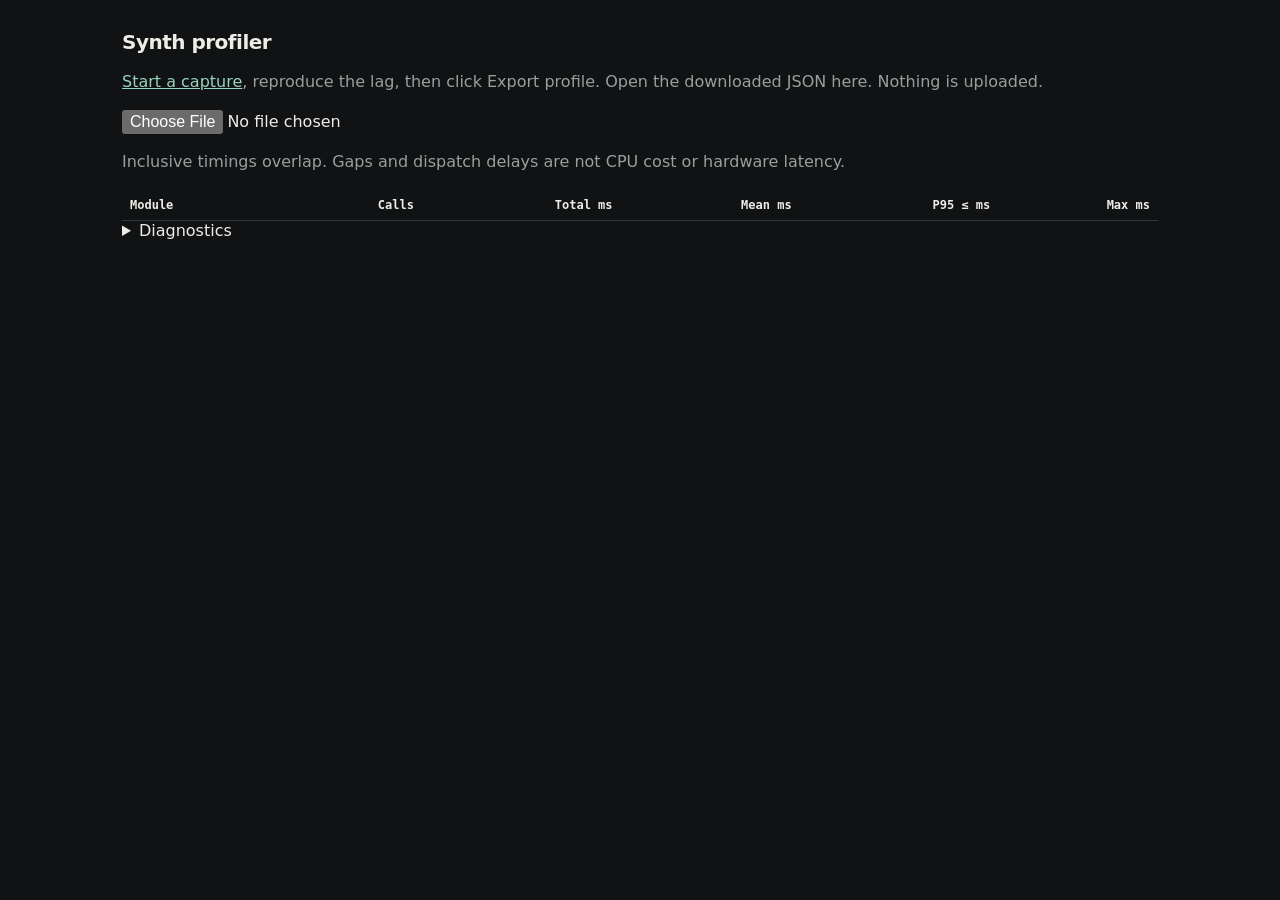
<file: profiler/index.html>
<!doctype html>
<html lang="en">
<meta charset="utf-8">
<meta name="viewport" content="width=device-width, initial-scale=1">
<title>Synth profiler</title>
<link rel="stylesheet" href="../src/styles.css">
<style>
  main { max-width: 1100px; } a { color: var(--mint); }
  p { color: var(--muted); line-height: 1.5; }
  .results { overflow-x: auto; } table { width: 100%; border-collapse: collapse; font: 12px ui-monospace, monospace; }
  th, td { padding: 8px; border-bottom: 1px solid var(--line); text-align: right; }
  th:first-child, td:first-child { text-align: left; }
  pre { white-space: pre-wrap; } input { max-width: 100%; }
</style>
<main>
  <h1>Synth profiler</h1>
  <p><a href="../?profile">Start a capture</a>, reproduce the lag, then click Export profile.
     Open the downloaded JSON here. Nothing is uploaded.</p>
  <input id="file" type="file" accept=".json,application/json" aria-label="Open profile">
  <p id="status" role="status">Inclusive timings overlap. Gaps and dispatch delays are not CPU cost or hardware latency.</p>
  <div class="results"><table>
    <thead><tr><th>Module</th><th>Calls</th><th>Total ms</th><th>Mean ms</th><th>P95 ≤ ms</th><th>Max ms</th></tr></thead>
    <tbody id="rows"></tbody>
  </table></div>
  <details><summary>Diagnostics</summary><pre id="diagnostics"></pre></details>
</main>
<script type="module">
  import { summarize } from './report.js';
  const MAX_FILE_BYTES = 5 * 1024 * 1024;
  const rows = document.getElementById('rows');
  const status = document.getElementById('status');
  document.getElementById('file').addEventListener('change', async event => {
    rows.replaceChildren();
    document.getElementById('diagnostics').textContent = '';
    const file = event.target.files[0];
    if (!file) return;
    try {
      if (file.size > MAX_FILE_BYTES) throw new Error('File exceeds 5 MB.');
      const capture = JSON.parse(await file.text());
      const summary = summarize(capture);
      for (const row of summary) {
        const tr = document.createElement('tr');
        for (const value of [row.name, row.count, row.totalMs.toFixed(2), row.meanMs.toFixed(3), row.p95, row.maxMs.toFixed(3)]) {
          const td = document.createElement('td'); td.textContent = value; tr.append(td);
        }
        rows.append(tr);
      }
      status.textContent = `${capture.version} · ${capture.windows.length} windows. Inclusive timings overlap; gaps are not CPU cost.`;
      document.getElementById('diagnostics').textContent = JSON.stringify(capture.diagnostics || [], null, 2);
    } catch (error) { status.textContent = error.message; }
  });
</script>
</html>
</file>
<file: src/styles.css>
:root {
  color-scheme: dark;
  --bg: #101213;
  --panel: #191c1e;
  --line: #303537;
  --text: #edece6;
  --muted: #9a9f9e;
  --accent: #ecc17a;
  --mint: #96d3bf;
  --space-sm: 8px;
  --space-md: 16px;
  --space-lg: 24px;
  --slider-thumb: 22px;
  font-family: Inter, ui-sans-serif, system-ui, sans-serif;
}
* { box-sizing: border-box; }
body { margin: 0; background: var(--bg); color: var(--text); }
button, input { font: inherit; }
button { cursor: pointer; color: inherit; touch-action: manipulation; }
button:focus-visible, input:focus-visible {
  outline: 2px solid var(--accent);
  outline-offset: 4px;
}
[hidden] { display: none !important; }
main { max-width: 1120px; margin: auto; padding: 30px 32px 24px; }
header, .header-right, .volume, .power { display: flex; align-items: center; }
header { justify-content: space-between; flex-wrap: wrap; gap: 16px; margin-bottom: 24px; }
h1 { font-size: 20px; font-weight: 550; letter-spacing: -.5px; margin: 0; }
.header-right { flex-wrap: wrap; gap: 16px; }
.power { gap: 8px; font: 11px ui-monospace, monospace; color: var(--muted); }
.dot { width: 6px; height: 6px; border-radius: 50%; background: #666; }
.power.on .dot { background: var(--mint); box-shadow: 0 0 12px #96d3bf66; }
.volume { gap: 8px; color: var(--muted); font-size: 11px; }
.volume input { width: 96px; }
.midi {
  border: 1px solid var(--line); border-radius: 5px; background: transparent;
  padding: 8px; font-size: 18px; line-height: 1; filter: grayscale(1); opacity: .65;
}
.midi.connected {
  filter: none; opacity: 1; color: var(--mint); background: #96d3bf22;
  border-color: var(--mint); box-shadow: 0 0 0 1px #96d3bf33;
}
/* One sticky rack; MIDI moves the keyboard outside it without rebuilding keys. */
.sticky-rack {
  position: sticky; top: 0; z-index: 20; padding: 6px 0 8px;
  background: var(--bg); box-shadow: 0 8px 14px #101213bb;
}
.outputs { display: grid; grid-template-columns: 1fr 1fr; gap: 10px; }
.scope {
  position: relative; height: 116px; overflow: hidden;
  border: 1px solid var(--line); border-radius: 8px; background: #121818;
}
.scope canvas { display: block; width: 100%; height: 100%; }
.scope-top, .scope-bottom {
  position: absolute; left: 16px; right: 16px; display: flex; justify-content: space-between;
  pointer-events: none; font: 10px ui-monospace, monospace; color: var(--muted);
}
.scope-top { top: 12px; letter-spacing: 1px; }
.scope-top span:first-child { color: var(--mint); }
.scope-bottom { bottom: 10px; }
.toolbar { margin: 6px 0; }
.presets { display: flex; gap: 5px; overflow-x: auto; padding: 1px; }
.preset {
  flex: 1 0 62px; min-height: 38px; padding: 6px 5px; border: 1px solid #343d3e;
  border-radius: 5px; background: linear-gradient(#252b2d, #1b2022);
  font-size: 10px; color: #b9c3be; box-shadow: inset 0 -2px #0002;
}
.preset:hover { border-color: #74867d; }
.preset[aria-pressed=true] { color: var(--accent); border-color: var(--accent); background: #ecc17a19; }
.keyboard { display: flex; gap: 6px; padding: 8px; background: var(--panel); border: 1px solid var(--line); border-radius: 8px; }
.key {
  flex: 1; min-width: 0; height: 86px; padding: 8px 0; display: flex; flex-direction: column;
  justify-content: space-between; align-items: center; background: linear-gradient(#292f31, #1b2022);
  color: #e4e8e3; border: 1px solid #3d4648; border-radius: 4px 4px 6px 6px;
  box-shadow: inset 0 -4px #0002; touch-action: none; user-select: none; -webkit-user-select: none;
}
.sticky-rack .key { height: 64px; }
.key kbd { font: 700 10px ui-monospace, monospace; color: #9baaa4; }
.key span { font: 700 12px ui-monospace, monospace; }
.key:hover { border-color: #74867d; }
.key.playing { background: var(--accent); color: #19241e; box-shadow: inset 0 3px 8px #0003; transform: translateY(2px); }
.key.playing kbd { color: #445345; }
.transpose-buttons { display: flex; flex-direction: column; gap: 5px; width: 28px; flex-shrink: 0; }
.transpose-buttons button { flex: 1; min-height: 26px; padding: 0; border: 1px solid var(--line); border-radius: 4px; background: #111516; color: var(--muted); font-size: 18px; }
.transpose-buttons button:hover { color: var(--accent); border-color: var(--accent); }
.transpose-buttons button:disabled { opacity: .3; cursor: default; }
/* Cards share the same geometry; controls and help occupy the same slot. */
.chain { display: grid; grid-template-columns: repeat(3, minmax(0, 1fr)); gap: 16px; margin: 16px 0; align-items: stretch; }
.module { min-width: 0; min-height: 330px; padding: 20px; border: 1px solid var(--line); border-radius: 9px; background: var(--panel); scroll-margin-top: 260px; }
.module-title { display: flex; align-items: center; min-height: 30px; gap: 8px; font-size: 13px; font-weight: 500; }
.number { font: 10px ui-monospace, monospace; color: var(--accent); }
.question { margin-left: auto; width: 30px; height: 30px; padding: 0; flex-shrink: 0; border: 1px solid var(--line); border-radius: 50%; background: transparent; color: var(--muted); font: 13px ui-monospace, monospace; }
.question[aria-expanded=true] { border-color: var(--accent); color: var(--accent); }
.live-view { display: block; width: 100%; margin: 16px 0; padding: 0; border: 1px solid var(--line); border-radius: 6px; background: #121818; color: var(--mint); text-align: left; }
.live-view[aria-pressed=true] { border-color: var(--mint); }
.live-view canvas { display: block; width: 100%; height: 94px; }
.listen-label { display: block; padding: 0 12px 10px; font: 10px ui-monospace, monospace; }
.card-controls { display: grid; gap: 16px; }
.control { margin: 0; }
.label { display: flex; align-items: center; justify-content: space-between; min-height: 18px; gap: 8px; margin-bottom: 8px; font-size: 12px; color: #b9bdbc; }
output { font: 11px ui-monospace, monospace; color: var(--text); font-variant-numeric: tabular-nums; }
.card-help p { margin: 0 0 16px; font-size: 12px; line-height: 1.6; color: var(--muted); }
.card-help svg { width: 100%; height: 65px; fill: none; color: var(--accent); }
.card-help svg path { stroke: currentColor; stroke-width: 1.5; }
.card-help svg text { fill: var(--muted); font: 10px ui-monospace, monospace; }
.card-help .guide { stroke: var(--line); }
.waves { display: grid; grid-template-columns: repeat(4, 1fr); gap: 8px; }
.wave { padding: 9px 2px 7px; background: #111516; border: 1px solid var(--line); border-radius: 5px; font-size: 10px; color: var(--muted); }
.wave svg { display: block; width: 38px; height: 23px; margin: 0 auto 6px; fill: none; stroke: currentColor; stroke-width: 1.5; }
.wave[aria-pressed=true], .choices button[aria-pressed=true], .octaves button[aria-pressed=true], .gate-steps button[aria-pressed=true] { color: var(--accent); border-color: #ecc17a80; background: #ecc17a0b; }
.choices, .octaves { display: flex; gap: 8px; flex-wrap: wrap; }
.choices button, .octaves button, .gate-steps button { flex: 1; min-height: 34px; padding: 7px; background: #111516; border: 1px solid var(--line); border-radius: 5px; color: var(--muted); font-size: 11px; }
.gate-steps { display: grid; grid-template-columns: repeat(4, 1fr); gap: 8px; }
/* The 32px input is the hit target; the visible track remains slim. */
input[type=range] { --fill: 50%; appearance: none; width: 100%; height: 32px; margin: 0; display: block; background: transparent; cursor: pointer; }
input[type=range]::-webkit-slider-runnable-track { height: 6px; border-radius: 4px; background: linear-gradient(to right, var(--accent) var(--fill), #373d3e var(--fill)); }
input[type=range]::-webkit-slider-thumb { appearance: none; width: var(--slider-thumb); height: var(--slider-thumb); margin-top: -8px; border: 3px solid var(--panel); border-radius: 50%; background: var(--text); box-sizing: border-box; box-shadow: 0 0 0 1px #a2a9a5; }
input[type=range]::-moz-range-track { height: 6px; border-radius: 4px; background: linear-gradient(to right, var(--accent) var(--fill), #373d3e var(--fill)); }
input[type=range]::-moz-range-thumb { width: var(--slider-thumb); height: var(--slider-thumb); border: 3px solid var(--panel); border-radius: 50%; background: var(--text); box-sizing: border-box; box-shadow: 0 0 0 1px #a2a9a5; }
@media (max-width: 900px) { .chain { grid-template-columns: repeat(2, minmax(0, 1fr)); } }
@media (max-width: 600px) {
  main { padding: 22px 16px; }
  header { align-items: flex-start; flex-direction: column; }
  h1 { font-size: 21px; }
  .header-right { align-self: stretch; justify-content: space-between; gap: 10px; }
  .volume input { width: 76px; }
  .power { font-size: 10px; }
  .scope { height: 98px; }
  .scope-top, .scope-bottom { left: 10px; right: 10px; font-size: 9px; letter-spacing: 0; }
  #spectrum-panel .scope-top span:last-child { display: none; }
  .preset { flex-basis: 66px; }
  .sticky-rack .key { height: 58px; }
  .keyboard { gap: 4px; }
  .chain { grid-template-columns: 1fr; }
  .module { padding: 16px; scroll-margin-top: 240px; }
}

/* Isolation is a reversible audition, not a destructive reset. */
.isolate { min-height:24px; justify-self:end; border:1px solid var(--line); border-radius:4px; padding:3px 6px; font-size:9px; color:var(--muted); background:transparent; }
.isolate[aria-pressed=true] { color:var(--mint); border-color:var(--mint); background:#96d3bf16; }

/* Single-line titles; audition controls sit together on the right. */
.module-title { display: grid; grid-template-columns: minmax(0, 1fr) auto auto; gap: 6px; }
.module-name { min-width: 0; line-height: 1.35; white-space: nowrap; overflow: hidden; text-overflow: ellipsis; }
.module-name .number { margin-right: 5px; }
.module-title .isolate { justify-self: center; min-height: 28px; padding: 4px 8px; }
.module-title .question { justify-self: end; margin-left: 0; }
/* Transport stays directly below the keyboard, outside the sticky rack. */
.transport-controls { display: grid; grid-template-columns: repeat(3, minmax(0, 1fr)); gap: 12px; margin-top: 12px; }
.transport-module { min-height: 0; padding: 12px; }
.transport-module .module-title { grid-template-columns: 1fr auto; }
.transport-module .live-view { margin: 8px 0; }
.transport-module .live-view canvas { height: 40px; }
.transport-module .listen-label { padding: 0 8px 5px; font-size: 9px; }
.transport-module .card-controls { gap: 8px; }
.transport-module .control .label { margin-bottom: 3px; font-size: 11px; }
.transport-module .choices { gap: 4px; }
#controls-stepseq { grid-template-columns: 1fr 1fr; }
#controls-stepseq > .choices { grid-column: 1 / -1; }
@media (max-width: 620px) { .transport-controls { grid-template-columns: 1fr; } }
.module-actions { display: flex; gap: 4px; justify-self: end; white-space: nowrap; }
.mute { min-height: 28px; padding: 4px 8px; border: 1px solid var(--line); border-radius: 4px; background: transparent; color: var(--muted); font-size: 9px; }
.mute[aria-pressed=true] { color: var(--accent); border-color: var(--accent); background: #ecc17a19; }
.profile-export { position: fixed; right: 12px; bottom: 12px; z-index: 30; padding: 8px 12px; border: 1px solid var(--mint); border-radius: 5px; background: var(--panel); color: var(--mint); font-size: 11px; }
/* Repository link sits between the title and output controls. */
header { display: grid; grid-template-columns: minmax(0, 1fr) auto minmax(0, 1fr); }
.header-right { justify-self: end; justify-content: flex-end; }
.repo-link { justify-self: center; color: var(--muted); font-size: 11px; text-decoration: none; padding: 8px; }
.repo-link:hover { color: var(--mint); }
.patch-file { display: flex; justify-content: flex-end; gap: 4px; margin-bottom: 4px; }
.patch-button { padding: 2px 8px; border: 1px solid #343d3e; border-radius: 4px; background: #1b2022; color: var(--muted); font-size: 10px; cursor: pointer; }
.patch-button:hover { color: var(--mint); border-color: #74867d; }
@media (max-width: 900px) {
  header { grid-template-columns: minmax(0, 1fr) auto; }
  .header-right { grid-column: 1 / -1; justify-self: stretch; justify-content: space-between; }
}

.header-links { display: flex; align-items: center; justify-self: center; white-space: nowrap; }

button.power { border: 1px solid var(--line); border-radius: 5px; background: transparent; padding: 8px; min-height: 36px; }
@media (max-width: 600px) {
  header { grid-template-columns: 1fr; }
  .header-links { justify-self: start; }
  .header-right { min-width: 0; }
}
</file>
